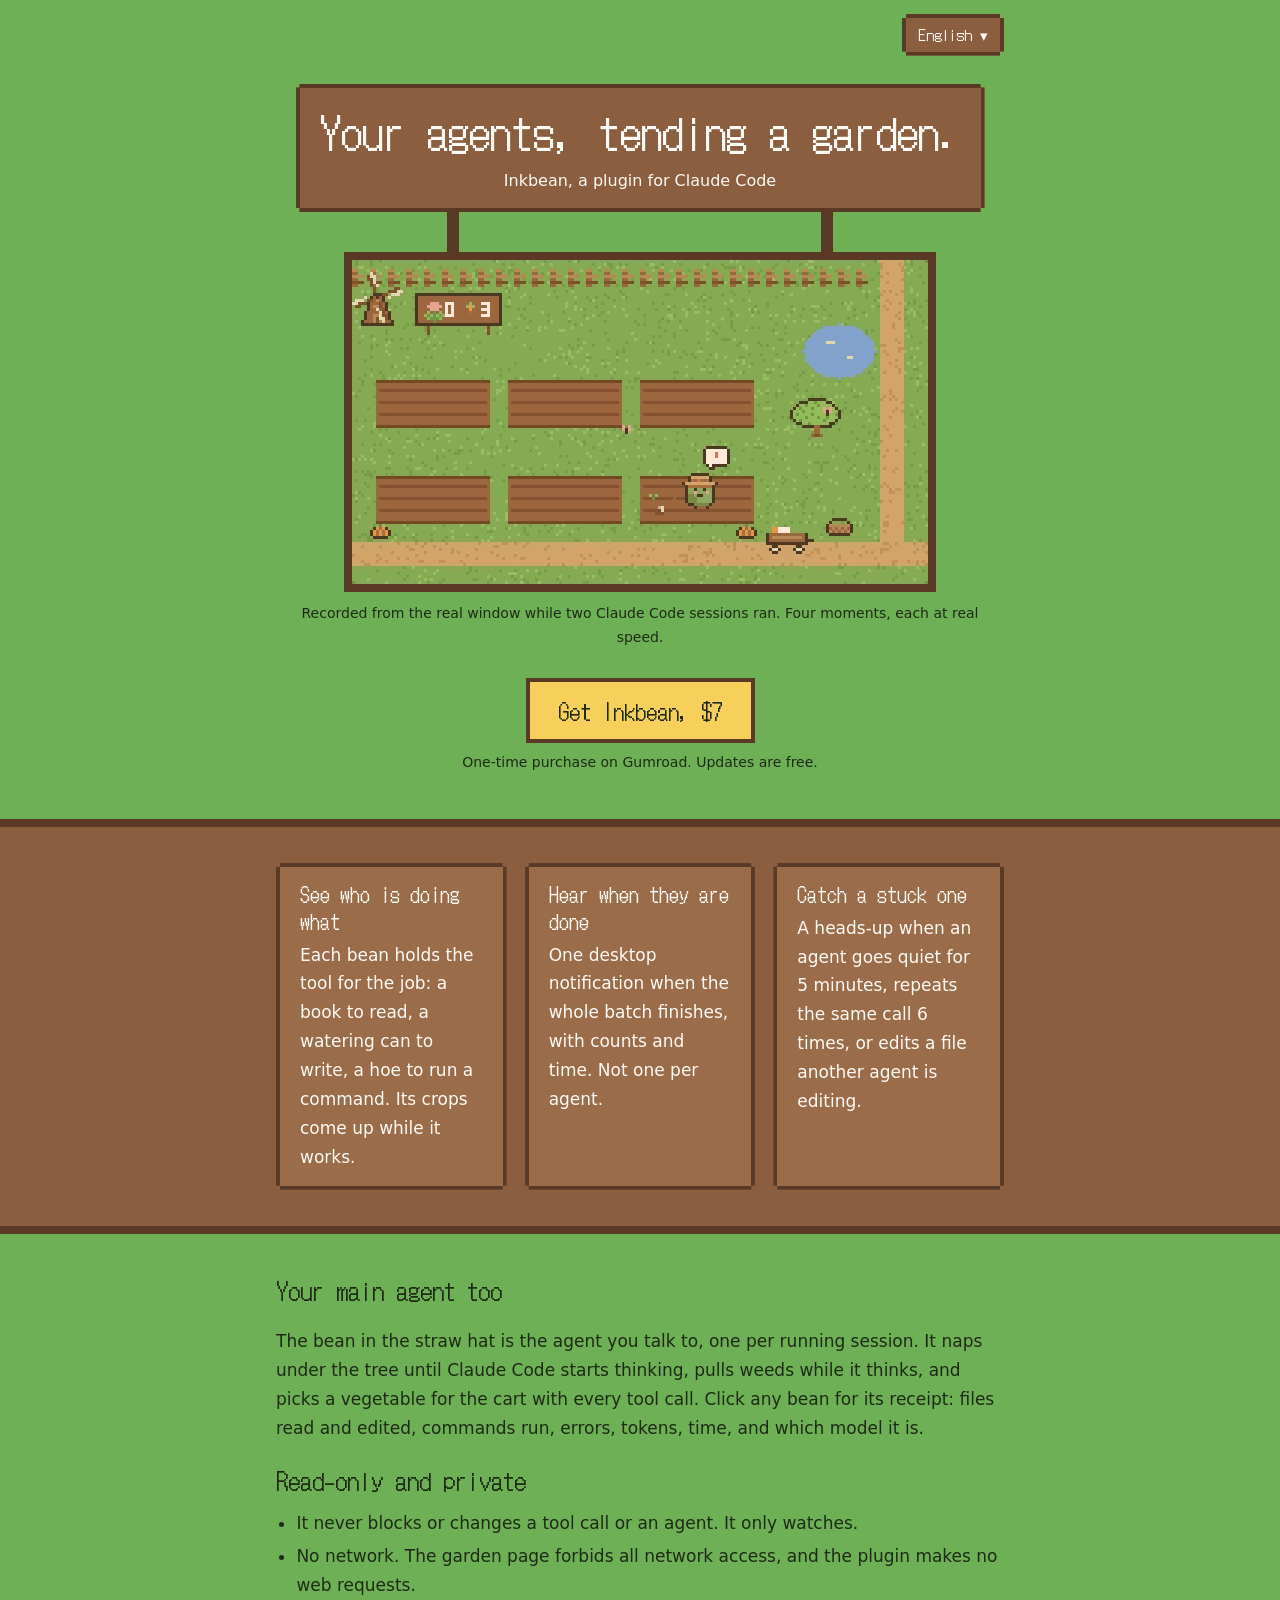
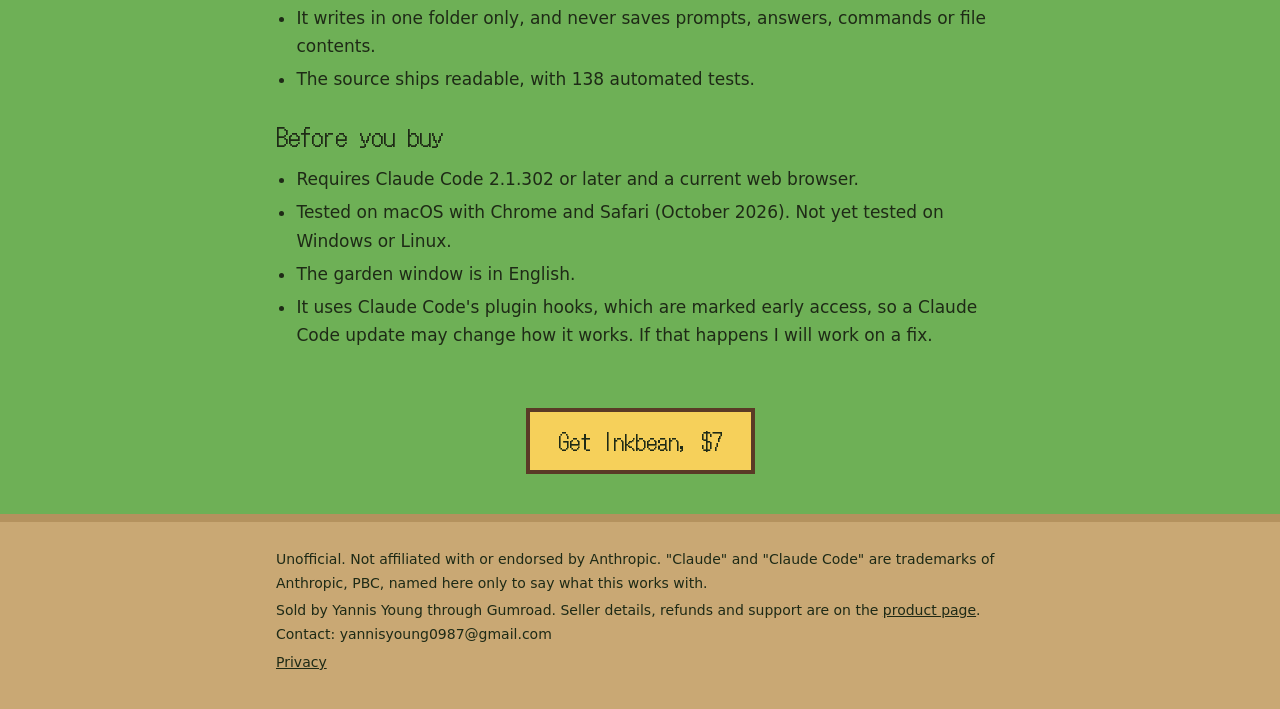
<file: index.html>
<!doctype html>
<html lang="en">
<head>
<meta charset="utf-8">
<meta name="viewport" content="width=device-width, initial-scale=1">
<meta name="google-site-verification" content="iRRPDhaNGb2fkexmAuoY1V3FUjvUJVUws6WggoALhtU">
<title>Inkbean - see your Claude Code subagents work, in a pixel garden</title>
<meta name="description" content="Inkbean is a Claude Code plugin that shows your main agent and every subagent in a pixel garden window next to your terminal: what each is doing, when one looks stuck, and what it did. One notification when all are done. Read-only, no network.">
<script type="application/ld+json">{"@context": "https://schema.org", "@type": "SoftwareApplication", "name": "Inkbean", "applicationCategory": "DeveloperApplication", "operatingSystem": "macOS", "inLanguage": "en", "description": "A Claude Code plugin that shows your main agent and every subagent as beans in a pixel garden window: what each is doing, when one looks stuck, what it did.", "url": "https://yannisyoung.github.io/inkbean/", "image": "https://yannisyoung.github.io/inkbean/assets/cover_1280x720.png", "offers": {"@type": "Offer", "price": "7.00", "priceCurrency": "USD", "url": "https://yannisyoung.gumroad.com/l/sztoul", "availability": "https://schema.org/InStock"}, "author": {"@type": "Person", "name": "Yannis Young"}}</script>
<meta property="og:title" content="Inkbean - your Claude Code agents, tending a pixel garden">
<meta property="og:description" content="See what each agent is doing, when one looks stuck, and what it did. Read-only, no network.">
<meta property="og:image" content="https://yannisyoung.github.io/inkbean/assets/cover_1280x720.png">
<meta property="og:url" content="https://yannisyoung.github.io/inkbean/">
<link rel="canonical" href="https://yannisyoung.github.io/inkbean/">
<link rel="alternate" hreflang="en" href="https://yannisyoung.github.io/inkbean/">
<link rel="alternate" hreflang="ja" href="https://yannisyoung.github.io/inkbean/ja/">
<link rel="alternate" hreflang="es" href="https://yannisyoung.github.io/inkbean/es/">
<link rel="alternate" hreflang="ko" href="https://yannisyoung.github.io/inkbean/ko/">
<link rel="alternate" hreflang="zh-Hans" href="https://yannisyoung.github.io/inkbean/zh-cn/">
<link rel="alternate" hreflang="zh-Hant" href="https://yannisyoung.github.io/inkbean/zh-tw/">
<link rel="alternate" hreflang="de" href="https://yannisyoung.github.io/inkbean/de/">
<link rel="alternate" hreflang="fr" href="https://yannisyoung.github.io/inkbean/fr/">
<link rel="alternate" hreflang="pt-BR" href="https://yannisyoung.github.io/inkbean/pt-br/">
<link rel="alternate" hreflang="x-default" href="https://yannisyoung.github.io/inkbean/">
<meta name="twitter:card" content="summary_large_image">
<link rel="icon" href="assets/favicon.svg" type="image/svg+xml">
<link rel="stylesheet" href="style.css">
</head>
<body>
<div class="wrap">
  <header class="top"><details class="langs"><summary class="lang sign">English</summary><ul><li><a href="./" hreflang="en" lang="en" aria-current="page">English</a></li><li><a href="ja/" hreflang="ja" lang="ja">日本語</a></li><li><a href="es/" hreflang="es" lang="es">Español</a></li><li><a href="ko/" hreflang="ko" lang="ko">한국어</a></li><li><a href="zh-cn/" hreflang="zh-Hans" lang="zh-Hans">简体中文</a></li><li><a href="zh-tw/" hreflang="zh-Hant" lang="zh-Hant">繁體中文</a></li><li><a href="de/" hreflang="de" lang="de">Deutsch</a></li><li><a href="fr/" hreflang="fr" lang="fr">Français</a></li><li><a href="pt-br/" hreflang="pt-BR" lang="pt-BR">Português</a></li></ul></details></header>

  <main>
    <div class="hero">
      <div class="stand">
      <div class="board sign">
        <h1>Your agents, tending a garden.</h1>
        <p>Inkbean, a plugin for Claude Code</p>
      </div>
        <span class="posts" aria-hidden="true"></span>
      </div>

      <div class="plot">
        <picture>
          <source srcset="assets/cover_1280x720.png" media="(prefers-reduced-motion: reduce)">
          <img src="assets/demo.gif" width="576" height="324" alt="Two Claude Code sessions as beans in straw hats. Subagents sprout from seeds, work their plots, and their crops bloom when they finish.">
        </picture>
      </div>
      <p class="caption">Recorded from the real window while two Claude Code sessions ran. Four moments, each at real speed.</p>
    </div>

    <div class="buy">
      <a href="https://yannisyoung.gumroad.com/l/sztoul">Get Inkbean, $7</a>
      <small>One-time purchase on Gumroad. Updates are free.</small>
    </div>
  </main>
</div>

<div class="soil">
  <div class="wrap rows">
    <div class="sign">
      <h3>See who is doing what</h3>
      <p>Each bean holds the tool for the job: a book to read, a watering can to write, a hoe to run a command. Its crops come up while it works.</p>
    </div>
    <div class="sign">
      <h3>Hear when they are done</h3>
      <p>One desktop notification when the whole batch finishes, with counts and time. Not one per agent.</p>
    </div>
    <div class="sign">
      <h3>Catch a stuck one</h3>
      <p>A heads-up when an agent goes quiet for 5 minutes, repeats the same call 6 times, or edits a file another agent is editing.</p>
    </div>
  </div>
</div>

<div class="wrap">
  <section class="notes">
    <h2>Your main agent too</h2>
    <p>The bean in the straw hat is the agent you talk to, one per running session. It naps under the tree until Claude Code starts thinking, pulls weeds while it thinks, and picks a vegetable for the cart with every tool call. Click any bean for its receipt: files read and edited, commands run, errors, tokens, time, and which model it is.</p>

    <h2>Read-only and private</h2>
    <ul>
      <li>It never blocks or changes a tool call or an agent. It only watches.</li>
      <li>No network. The garden page forbids all network access, and the plugin makes no web requests.</li>
      <li>It writes in one folder only, and never saves prompts, answers, commands or file contents.</li>
      <li>The source ships readable, with 138 automated tests.</li>
    </ul>

    <h2>Before you buy</h2>
    <ul>
      <li>Requires Claude Code 2.1.302 or later and a current web browser.</li>
      <li>Tested on macOS with Chrome and Safari (October 2026). Not yet tested on Windows or Linux.</li>
      <li>The garden window is in English.</li>
      <li>It uses Claude Code's plugin hooks, which are marked early access, so a Claude Code update may change how it works. If that happens I will work on a fix.</li>
    </ul>
  </section>

  <aside class="ad-slot" hidden aria-label="Advertisement"></aside>

  <div class="buy">
    <a href="https://yannisyoung.gumroad.com/l/sztoul">Get Inkbean, $7</a>
  </div>
</div>

<footer>
  <div class="wrap">
    <p>Unofficial. Not affiliated with or endorsed by Anthropic. "Claude" and "Claude Code" are trademarks of Anthropic, PBC, named here only to say what this works with.</p>
    <p>Sold by Yannis Young through Gumroad. Seller details, refunds and support are on the <a href="https://yannisyoung.gumroad.com/l/sztoul">product page</a>. Contact: yannisyoung0987@gmail.com</p>
    <p><a href="privacy.html">Privacy</a></p>
  </div>
</footer>
</body>
</html>
</file>
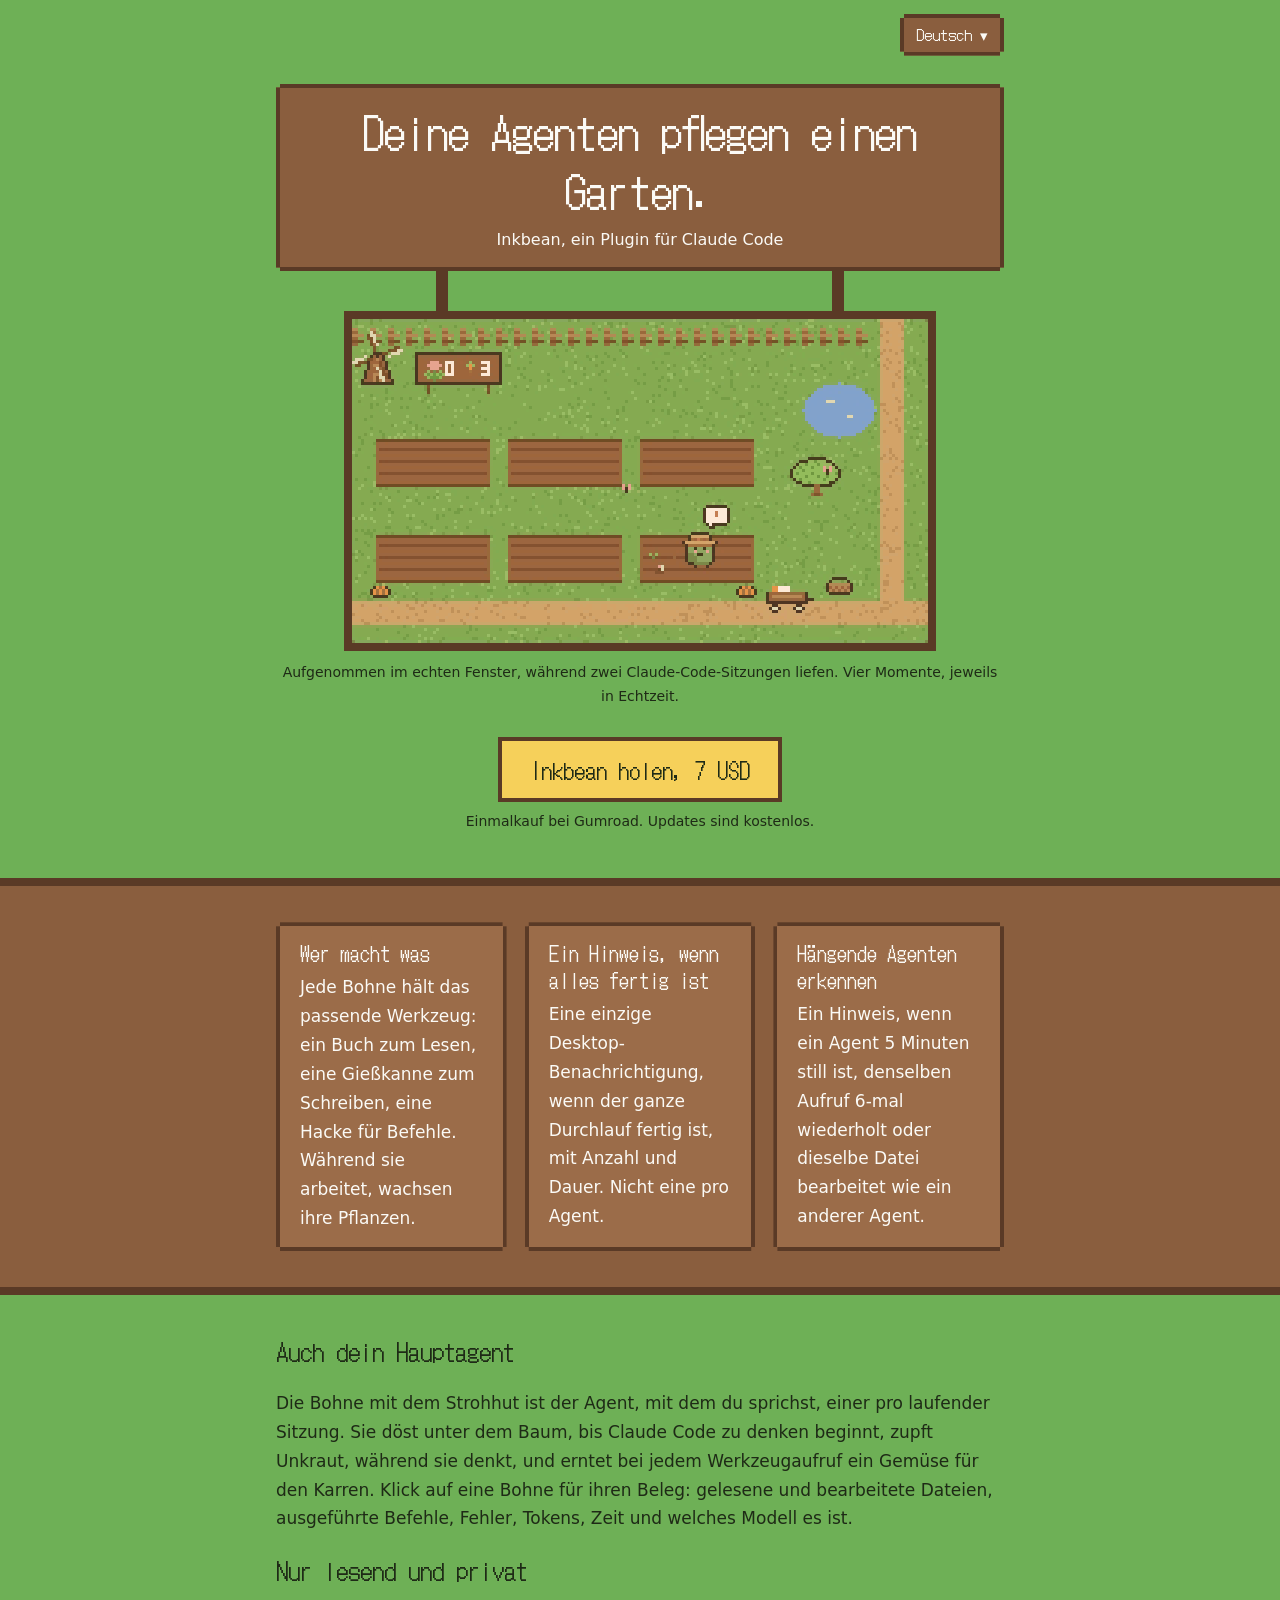
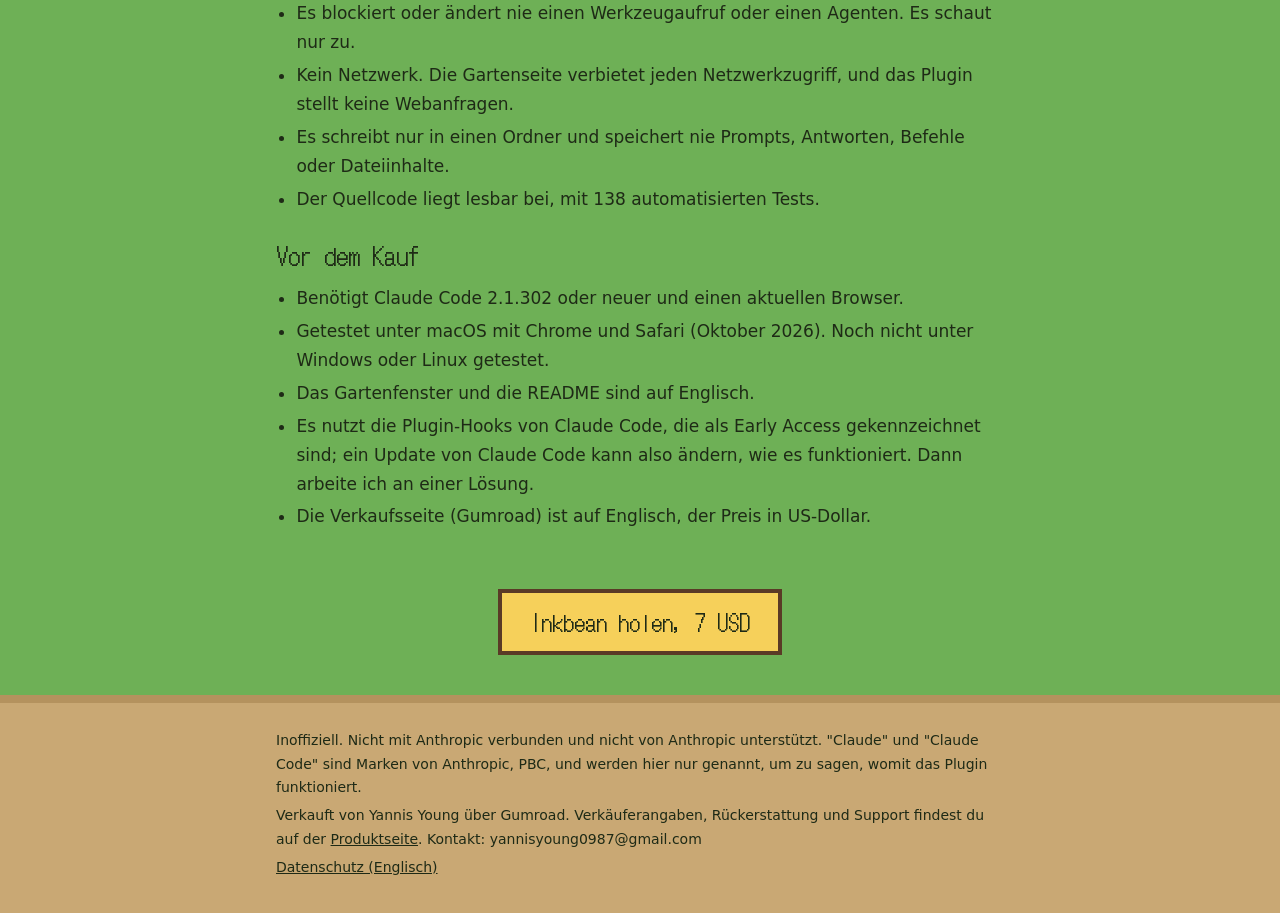
<file: de/index.html>
<!doctype html>
<html lang="de">
<head>
<meta charset="utf-8">
<meta name="viewport" content="width=device-width, initial-scale=1">
<title>Inkbean - sieh deinen Claude-Code-Subagenten in einem Pixelgarten bei der Arbeit zu</title>
<meta name="description" content="Inkbean ist ein Plugin für Claude Code. Dein Hauptagent und jeder Subagent arbeiten als Bohnen in einem Pixelgarten-Fenster neben deinem Terminal: was jeder gerade tut, wann einer festzustecken scheint und was er getan hat. Eine einzige Benachrichtigung, wenn alle fertig sind. Nur lesend, kein Netzwerk.">
<meta property="og:title" content="Inkbean - deine Claude-Code-Agenten pflegen einen Pixelgarten">
<meta property="og:description" content="Was jeder Agent tut, wann einer festzustecken scheint und was er getan hat. Nur lesend, kein Netzwerk.">
<meta property="og:image" content="https://yannisyoung.github.io/inkbean/assets/cover_1280x720.png">
<meta property="og:url" content="https://yannisyoung.github.io/inkbean/de/">
<link rel="canonical" href="https://yannisyoung.github.io/inkbean/de/">
<link rel="alternate" hreflang="en" href="https://yannisyoung.github.io/inkbean/">
<link rel="alternate" hreflang="ja" href="https://yannisyoung.github.io/inkbean/ja/">
<link rel="alternate" hreflang="es" href="https://yannisyoung.github.io/inkbean/es/">
<link rel="alternate" hreflang="ko" href="https://yannisyoung.github.io/inkbean/ko/">
<link rel="alternate" hreflang="zh-Hans" href="https://yannisyoung.github.io/inkbean/zh-cn/">
<link rel="alternate" hreflang="zh-Hant" href="https://yannisyoung.github.io/inkbean/zh-tw/">
<link rel="alternate" hreflang="de" href="https://yannisyoung.github.io/inkbean/de/">
<link rel="alternate" hreflang="fr" href="https://yannisyoung.github.io/inkbean/fr/">
<link rel="alternate" hreflang="pt-BR" href="https://yannisyoung.github.io/inkbean/pt-br/">
<link rel="alternate" hreflang="x-default" href="https://yannisyoung.github.io/inkbean/">
<script type="application/ld+json">{"@context": "https://schema.org", "@type": "SoftwareApplication", "name": "Inkbean", "applicationCategory": "DeveloperApplication", "operatingSystem": "macOS", "inLanguage": "de", "description": "Ein Plugin für Claude Code, das deinen Hauptagenten und jeden Subagenten als Bohnen in einem Pixelgarten zeigt.", "url": "https://yannisyoung.github.io/inkbean/de/", "image": "https://yannisyoung.github.io/inkbean/assets/cover_1280x720.png", "offers": {"@type": "Offer", "price": "7.00", "priceCurrency": "USD", "url": "https://yannisyoung.gumroad.com/l/sztoul", "availability": "https://schema.org/InStock"}, "author": {"@type": "Person", "name": "Yannis Young"}}</script>
<meta name="twitter:card" content="summary_large_image">
<link rel="icon" href="../assets/favicon.svg" type="image/svg+xml">
<link rel="stylesheet" href="../style.css">
</head>
<body>
<div class="wrap">
  <header class="top"><details class="langs"><summary class="lang sign">Deutsch</summary><ul><li><a href="../" hreflang="en" lang="en">English</a></li><li><a href="../ja/" hreflang="ja" lang="ja">日本語</a></li><li><a href="../es/" hreflang="es" lang="es">Español</a></li><li><a href="../ko/" hreflang="ko" lang="ko">한국어</a></li><li><a href="../zh-cn/" hreflang="zh-Hans" lang="zh-Hans">简体中文</a></li><li><a href="../zh-tw/" hreflang="zh-Hant" lang="zh-Hant">繁體中文</a></li><li><a href="../de/" hreflang="de" lang="de" aria-current="page">Deutsch</a></li><li><a href="../fr/" hreflang="fr" lang="fr">Français</a></li><li><a href="../pt-br/" hreflang="pt-BR" lang="pt-BR">Português</a></li></ul></details></header>

  <main>
    <div class="hero">
      <div class="stand">
      <div class="board sign">
        <h1>Deine Agenten pflegen einen Garten.</h1>
        <p>Inkbean, ein Plugin für Claude Code</p>
      </div>
        <span class="posts" aria-hidden="true"></span>
      </div>

      <div class="plot">
        <picture>
          <source srcset="../assets/cover_1280x720.png" media="(prefers-reduced-motion: reduce)">
          <img src="../assets/demo.gif" width="576" height="324" alt="Zwei Claude-Code-Sitzungen als Bohnen mit Strohhut. Subagenten keimen aus Samen, bearbeiten ihre Beete, und ihre Pflanzen blühen, wenn sie fertig sind.">
        </picture>
      </div>
      <p class="caption">Aufgenommen im echten Fenster, während zwei Claude-Code-Sitzungen liefen. Vier Momente, jeweils in Echtzeit.</p>
    </div>

    <div class="buy">
      <a href="https://yannisyoung.gumroad.com/l/sztoul">Inkbean holen, 7 USD</a>
      <small>Einmalkauf bei Gumroad. Updates sind kostenlos.</small>
    </div>
  </main>
</div>

<div class="soil">
  <div class="wrap rows">
    <div class="sign">
      <h3>Wer macht was</h3>
      <p>Jede Bohne hält das passende Werkzeug: ein Buch zum Lesen, eine Gießkanne zum Schreiben, eine Hacke für Befehle. Während sie arbeitet, wachsen ihre Pflanzen.</p>
    </div>
    <div class="sign">
      <h3>Ein Hinweis, wenn alles fertig ist</h3>
      <p>Eine einzige Desktop-Benachrichtigung, wenn der ganze Durchlauf fertig ist, mit Anzahl und Dauer. Nicht eine pro Agent.</p>
    </div>
    <div class="sign">
      <h3>Hängende Agenten erkennen</h3>
      <p>Ein Hinweis, wenn ein Agent 5 Minuten still ist, denselben Aufruf 6-mal wiederholt oder dieselbe Datei bearbeitet wie ein anderer Agent.</p>
    </div>
  </div>
</div>

<div class="wrap">
  <section class="notes">
    <h2>Auch dein Hauptagent</h2>
    <p>Die Bohne mit dem Strohhut ist der Agent, mit dem du sprichst, einer pro laufender Sitzung. Sie döst unter dem Baum, bis Claude Code zu denken beginnt, zupft Unkraut, während sie denkt, und erntet bei jedem Werkzeugaufruf ein Gemüse für den Karren. Klick auf eine Bohne für ihren Beleg: gelesene und bearbeitete Dateien, ausgeführte Befehle, Fehler, Tokens, Zeit und welches Modell es ist.</p>

    <h2>Nur lesend und privat</h2>
    <ul>
      <li>Es blockiert oder ändert nie einen Werkzeugaufruf oder einen Agenten. Es schaut nur zu.</li>
      <li>Kein Netzwerk. Die Gartenseite verbietet jeden Netzwerkzugriff, und das Plugin stellt keine Webanfragen.</li>
      <li>Es schreibt nur in einen Ordner und speichert nie Prompts, Antworten, Befehle oder Dateiinhalte.</li>
      <li>Der Quellcode liegt lesbar bei, mit 138 automatisierten Tests.</li>
    </ul>

    <h2>Vor dem Kauf</h2>
    <ul>
      <li>Benötigt Claude Code 2.1.302 oder neuer und einen aktuellen Browser.</li>
      <li>Getestet unter macOS mit Chrome und Safari (Oktober 2026). Noch nicht unter Windows oder Linux getestet.</li>
      <li>Das Gartenfenster und die README sind auf Englisch.</li>
      <li>Es nutzt die Plugin-Hooks von Claude Code, die als Early Access gekennzeichnet sind; ein Update von Claude Code kann also ändern, wie es funktioniert. Dann arbeite ich an einer Lösung.</li>
      <li>Die Verkaufsseite (Gumroad) ist auf Englisch, der Preis in US-Dollar.</li>
    </ul>
  </section>

  <aside class="ad-slot" hidden aria-label="Werbung"></aside>

  <div class="buy">
    <a href="https://yannisyoung.gumroad.com/l/sztoul">Inkbean holen, 7 USD</a>
  </div>
</div>

<footer>
  <div class="wrap">
    <p>Inoffiziell. Nicht mit Anthropic verbunden und nicht von Anthropic unterstützt. "Claude" und "Claude Code" sind Marken von Anthropic, PBC, und werden hier nur genannt, um zu sagen, womit das Plugin funktioniert.</p>
    <p>Verkauft von Yannis Young über Gumroad. Verkäuferangaben, Rückerstattung und Support findest du auf der <a href="https://yannisyoung.gumroad.com/l/sztoul">Produktseite</a>. Kontakt: yannisyoung0987@gmail.com</p>
    <p><a href="../privacy.html" hreflang="en">Datenschutz (Englisch)</a></p>
  </div>
</footer>
</body>
</html>
</file>
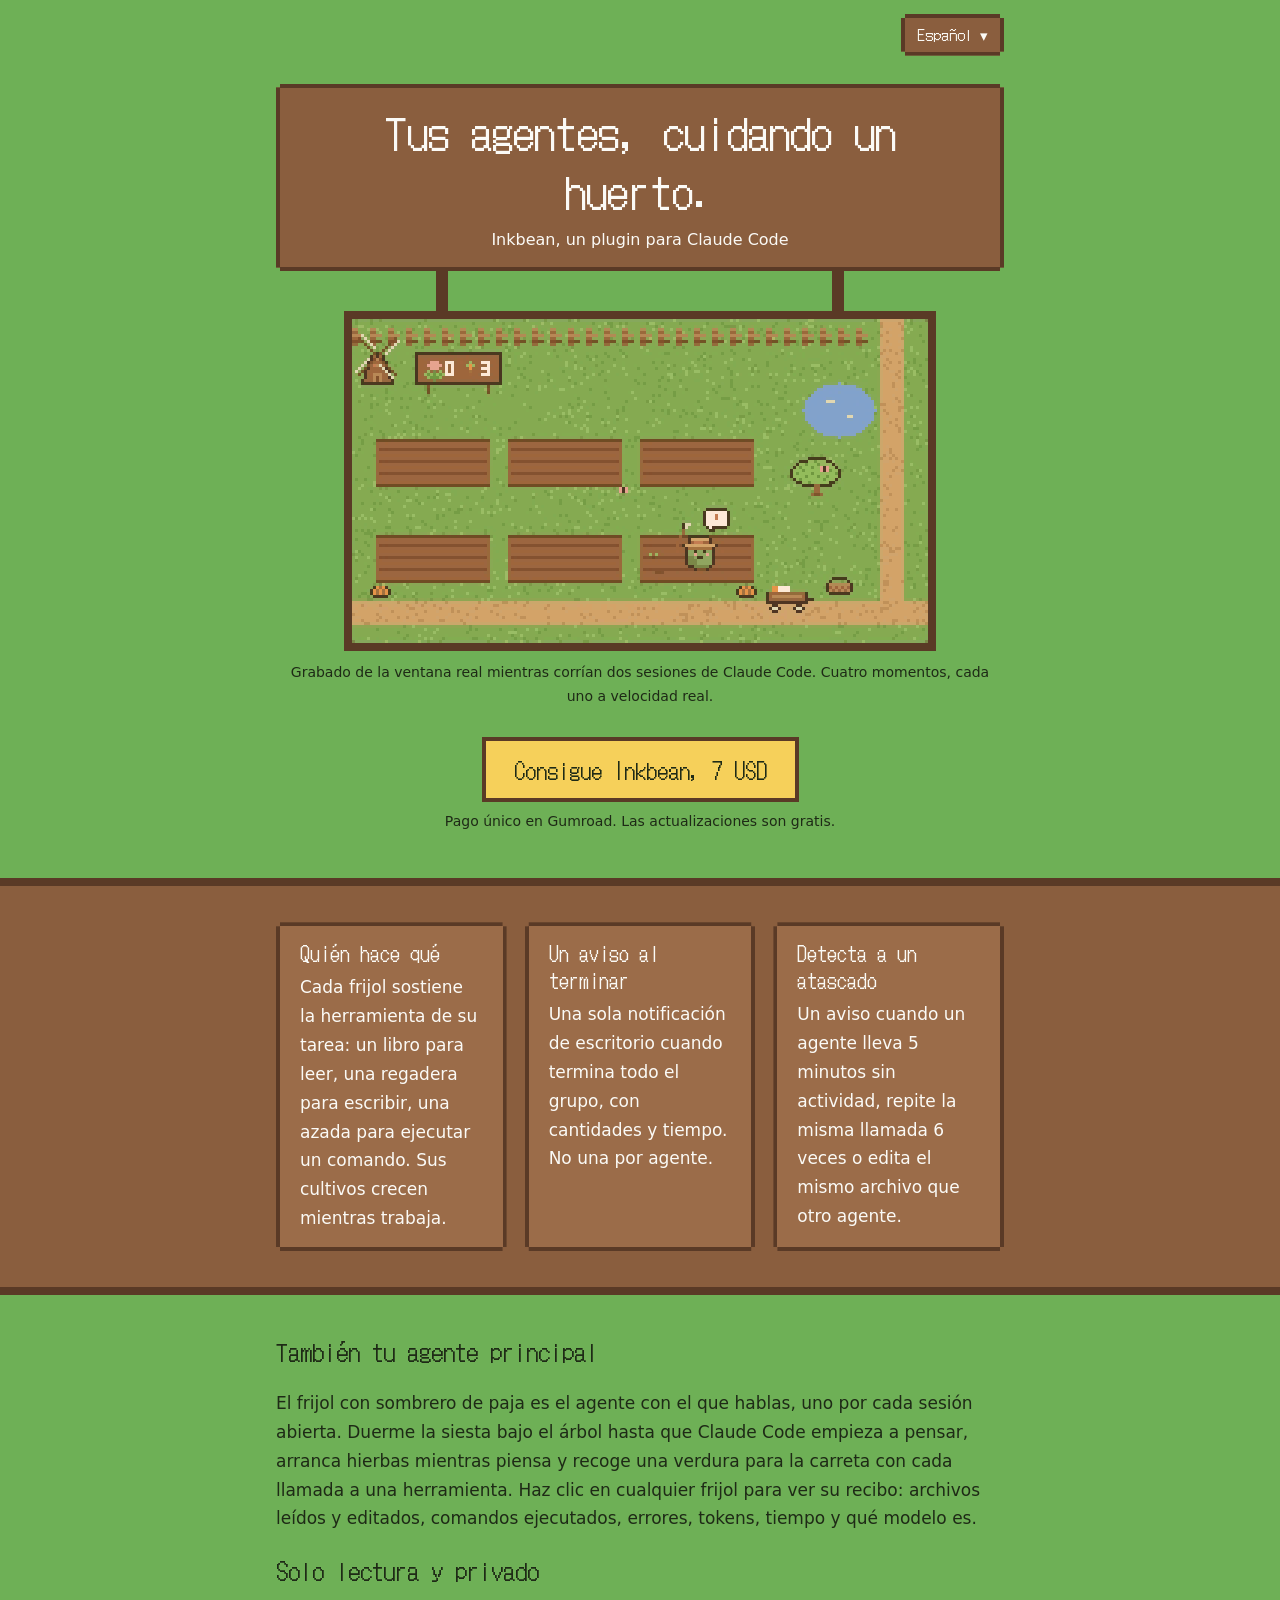
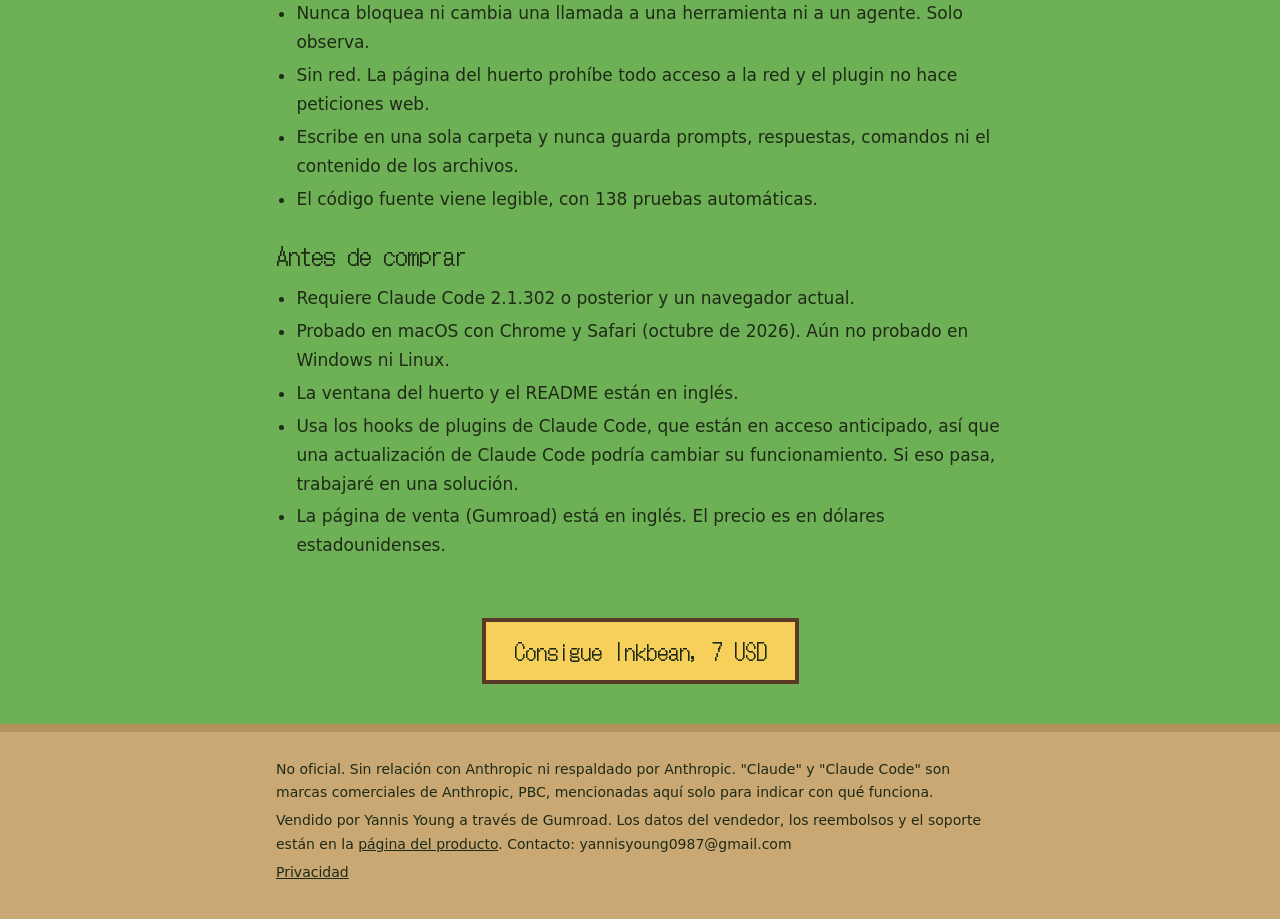
<file: es/index.html>
<!doctype html>
<html lang="es">
<head>
<meta charset="utf-8">
<meta name="viewport" content="width=device-width, initial-scale=1">
<title>Inkbean - mira trabajar a tus subagentes de Claude Code en un huerto pixelado</title>
<meta name="description" content="Inkbean es un plugin para Claude Code que muestra a tu agente principal y a cada subagente en una ventana con un huerto pixelado junto a tu terminal: qué hace cada uno, cuándo parece atascado y qué hizo. Una sola notificación cuando todos terminan. Solo lectura, sin red.">
<meta property="og:title" content="Inkbean - tus agentes de Claude Code, cuidando un huerto pixelado">
<meta property="og:description" content="Qué hace cada agente, cuándo parece atascado y qué hizo. Solo lectura, sin red.">
<meta property="og:image" content="https://yannisyoung.github.io/inkbean/assets/cover_1280x720.png">
<meta property="og:url" content="https://yannisyoung.github.io/inkbean/es/">
<link rel="canonical" href="https://yannisyoung.github.io/inkbean/es/">
<link rel="alternate" hreflang="en" href="https://yannisyoung.github.io/inkbean/">
<link rel="alternate" hreflang="ja" href="https://yannisyoung.github.io/inkbean/ja/">
<link rel="alternate" hreflang="es" href="https://yannisyoung.github.io/inkbean/es/">
<link rel="alternate" hreflang="ko" href="https://yannisyoung.github.io/inkbean/ko/">
<link rel="alternate" hreflang="zh-Hans" href="https://yannisyoung.github.io/inkbean/zh-cn/">
<link rel="alternate" hreflang="zh-Hant" href="https://yannisyoung.github.io/inkbean/zh-tw/">
<link rel="alternate" hreflang="de" href="https://yannisyoung.github.io/inkbean/de/">
<link rel="alternate" hreflang="fr" href="https://yannisyoung.github.io/inkbean/fr/">
<link rel="alternate" hreflang="pt-BR" href="https://yannisyoung.github.io/inkbean/pt-br/">
<link rel="alternate" hreflang="x-default" href="https://yannisyoung.github.io/inkbean/">
<script type="application/ld+json">{"@context": "https://schema.org", "@type": "SoftwareApplication", "name": "Inkbean", "applicationCategory": "DeveloperApplication", "operatingSystem": "macOS", "inLanguage": "es", "description": "Plugin para Claude Code que muestra a tu agente principal y a cada subagente como frijoles en un huerto pixelado: qué hace cada uno, cuándo parece atascado y qué hizo.", "url": "https://yannisyoung.github.io/inkbean/es/", "image": "https://yannisyoung.github.io/inkbean/assets/cover_1280x720.png", "offers": {"@type": "Offer", "price": "7.00", "priceCurrency": "USD", "url": "https://yannisyoung.gumroad.com/l/sztoul", "availability": "https://schema.org/InStock"}, "author": {"@type": "Person", "name": "Yannis Young"}}</script>
<meta name="twitter:card" content="summary_large_image">
<link rel="icon" href="../assets/favicon.svg" type="image/svg+xml">
<link rel="stylesheet" href="../style.css">
</head>
<body>
<div class="wrap">
  <header class="top"><details class="langs"><summary class="lang sign">Español</summary><ul><li><a href="../" hreflang="en" lang="en">English</a></li><li><a href="../ja/" hreflang="ja" lang="ja">日本語</a></li><li><a href="../es/" hreflang="es" lang="es" aria-current="page">Español</a></li><li><a href="../ko/" hreflang="ko" lang="ko">한국어</a></li><li><a href="../zh-cn/" hreflang="zh-Hans" lang="zh-Hans">简体中文</a></li><li><a href="../zh-tw/" hreflang="zh-Hant" lang="zh-Hant">繁體中文</a></li><li><a href="../de/" hreflang="de" lang="de">Deutsch</a></li><li><a href="../fr/" hreflang="fr" lang="fr">Français</a></li><li><a href="../pt-br/" hreflang="pt-BR" lang="pt-BR">Português</a></li></ul></details></header>

  <main>
    <div class="hero">
      <div class="stand">
      <div class="board sign">
        <h1>Tus agentes, cuidando un huerto.</h1>
        <p>Inkbean, un plugin para Claude Code</p>
      </div>
        <span class="posts" aria-hidden="true"></span>
      </div>

      <div class="plot">
        <picture>
          <source srcset="../assets/cover_1280x720.png" media="(prefers-reduced-motion: reduce)">
          <img src="../assets/demo.gif" width="576" height="324" alt="Dos sesiones de Claude Code como frijoles con sombrero de paja. Los subagentes brotan de semillas, trabajan sus parcelas y sus cultivos florecen al terminar.">
        </picture>
      </div>
      <p class="caption">Grabado de la ventana real mientras corrían dos sesiones de Claude Code. Cuatro momentos, cada uno a velocidad real.</p>
    </div>

    <div class="buy">
      <a href="https://yannisyoung.gumroad.com/l/sztoul">Consigue Inkbean, 7 USD</a>
      <small>Pago único en Gumroad. Las actualizaciones son gratis.</small>
    </div>
  </main>
</div>

<div class="soil">
  <div class="wrap rows">
    <div class="sign">
      <h3>Quién hace qué</h3>
      <p>Cada frijol sostiene la herramienta de su tarea: un libro para leer, una regadera para escribir, una azada para ejecutar un comando. Sus cultivos crecen mientras trabaja.</p>
    </div>
    <div class="sign">
      <h3>Un aviso al terminar</h3>
      <p>Una sola notificación de escritorio cuando termina todo el grupo, con cantidades y tiempo. No una por agente.</p>
    </div>
    <div class="sign">
      <h3>Detecta a un atascado</h3>
      <p>Un aviso cuando un agente lleva 5 minutos sin actividad, repite la misma llamada 6 veces o edita el mismo archivo que otro agente.</p>
    </div>
  </div>
</div>

<div class="wrap">
  <section class="notes">
    <h2>También tu agente principal</h2>
    <p>El frijol con sombrero de paja es el agente con el que hablas, uno por cada sesión abierta. Duerme la siesta bajo el árbol hasta que Claude Code empieza a pensar, arranca hierbas mientras piensa y recoge una verdura para la carreta con cada llamada a una herramienta. Haz clic en cualquier frijol para ver su recibo: archivos leídos y editados, comandos ejecutados, errores, tokens, tiempo y qué modelo es.</p>

    <h2>Solo lectura y privado</h2>
    <ul>
      <li>Nunca bloquea ni cambia una llamada a una herramienta ni a un agente. Solo observa.</li>
      <li>Sin red. La página del huerto prohíbe todo acceso a la red y el plugin no hace peticiones web.</li>
      <li>Escribe en una sola carpeta y nunca guarda prompts, respuestas, comandos ni el contenido de los archivos.</li>
      <li>El código fuente viene legible, con 138 pruebas automáticas.</li>
    </ul>

    <h2>Antes de comprar</h2>
    <ul>
      <li>Requiere Claude Code 2.1.302 o posterior y un navegador actual.</li>
      <li>Probado en macOS con Chrome y Safari (octubre de 2026). Aún no probado en Windows ni Linux.</li>
      <li>La ventana del huerto y el README están en inglés.</li>
      <li>Usa los hooks de plugins de Claude Code, que están en acceso anticipado, así que una actualización de Claude Code podría cambiar su funcionamiento. Si eso pasa, trabajaré en una solución.</li>
      <li>La página de venta (Gumroad) está en inglés. El precio es en dólares estadounidenses.</li>
    </ul>
  </section>

  <aside class="ad-slot" hidden aria-label="Publicidad"></aside>

  <div class="buy">
    <a href="https://yannisyoung.gumroad.com/l/sztoul">Consigue Inkbean, 7 USD</a>
  </div>
</div>

<footer>
  <div class="wrap">
    <p>No oficial. Sin relación con Anthropic ni respaldado por Anthropic. "Claude" y "Claude Code" son marcas comerciales de Anthropic, PBC, mencionadas aquí solo para indicar con qué funciona.</p>
    <p>Vendido por Yannis Young a través de Gumroad. Los datos del vendedor, los reembolsos y el soporte están en la <a href="https://yannisyoung.gumroad.com/l/sztoul">página del producto</a>. Contacto: yannisyoung0987@gmail.com</p>
    <p><a href="privacy.html">Privacidad</a></p>
  </div>
</footer>
</body>
</html>
</file>
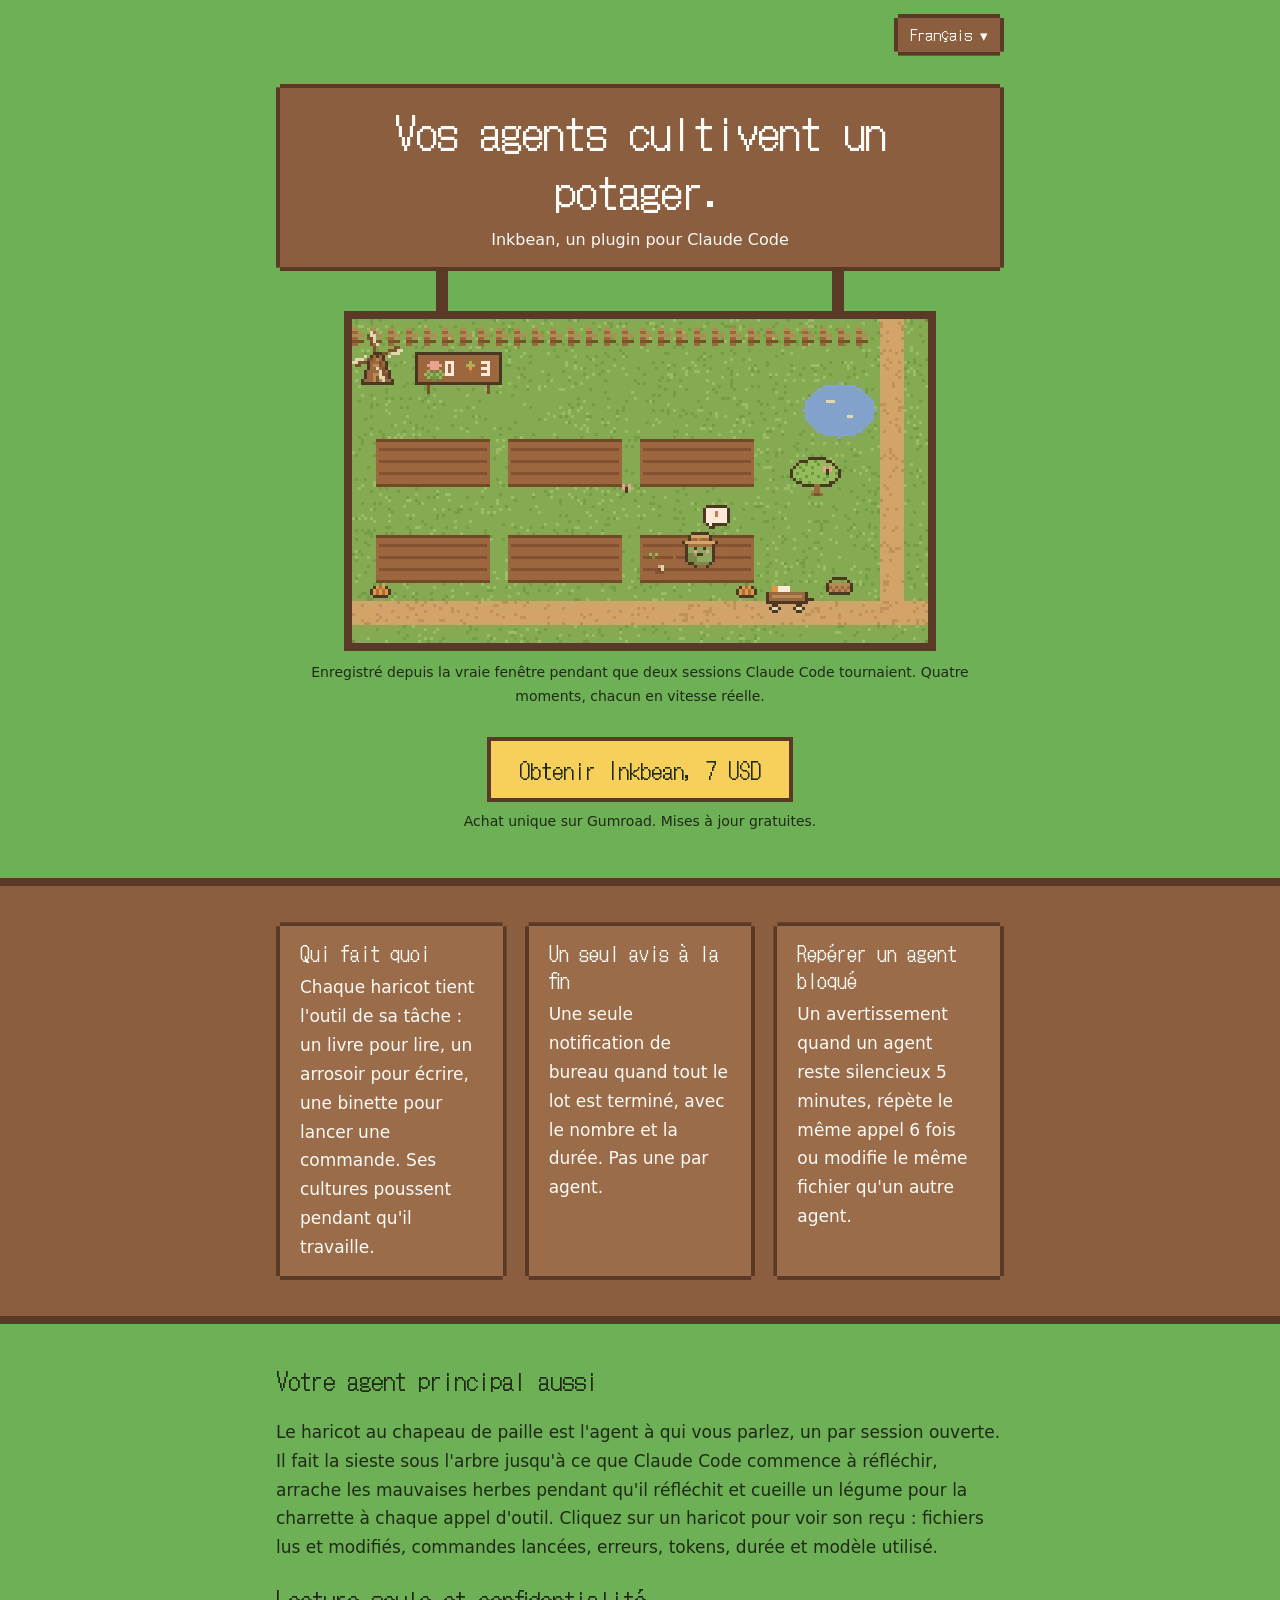
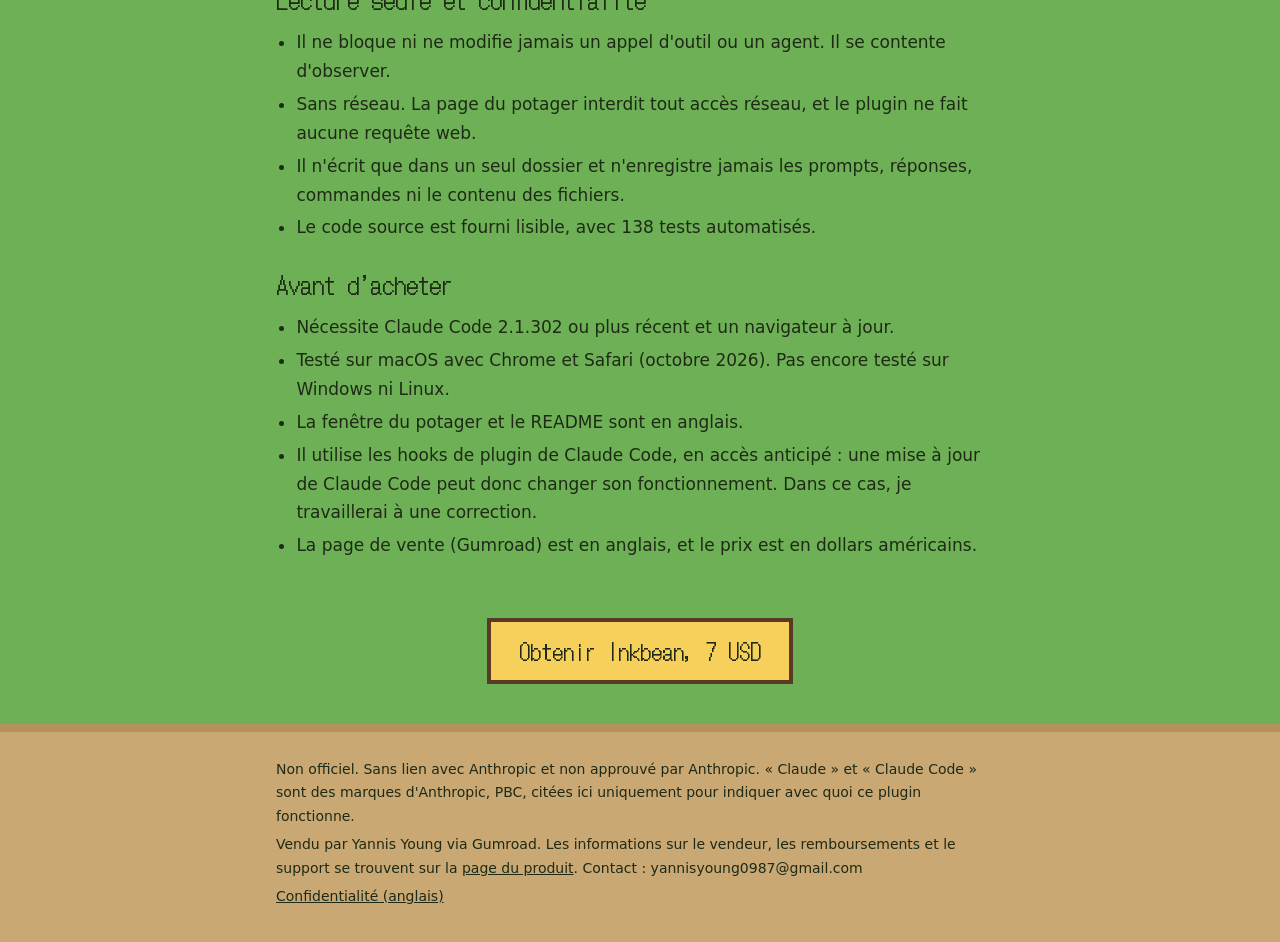
<file: fr/index.html>
<!doctype html>
<html lang="fr">
<head>
<meta charset="utf-8">
<meta name="viewport" content="width=device-width, initial-scale=1">
<title>Inkbean - regardez vos sous-agents Claude Code travailler dans un potager en pixels</title>
<meta name="description" content="Inkbean est un plugin pour Claude Code. Votre agent principal et chaque sous-agent deviennent des haricots dans une fenêtre de potager en pixels à côté de votre terminal : ce que fait chacun, quand l&#x27;un semble bloqué et ce qu&#x27;il a fait. Une seule notification quand tout est fini. Lecture seule, sans réseau.">
<meta property="og:title" content="Inkbean - vos agents Claude Code cultivent un potager en pixels">
<meta property="og:description" content="Ce que fait chaque agent, quand l&#x27;un semble bloqué et ce qu&#x27;il a fait. Lecture seule, sans réseau.">
<meta property="og:image" content="https://yannisyoung.github.io/inkbean/assets/cover_1280x720.png">
<meta property="og:url" content="https://yannisyoung.github.io/inkbean/fr/">
<link rel="canonical" href="https://yannisyoung.github.io/inkbean/fr/">
<link rel="alternate" hreflang="en" href="https://yannisyoung.github.io/inkbean/">
<link rel="alternate" hreflang="ja" href="https://yannisyoung.github.io/inkbean/ja/">
<link rel="alternate" hreflang="es" href="https://yannisyoung.github.io/inkbean/es/">
<link rel="alternate" hreflang="ko" href="https://yannisyoung.github.io/inkbean/ko/">
<link rel="alternate" hreflang="zh-Hans" href="https://yannisyoung.github.io/inkbean/zh-cn/">
<link rel="alternate" hreflang="zh-Hant" href="https://yannisyoung.github.io/inkbean/zh-tw/">
<link rel="alternate" hreflang="de" href="https://yannisyoung.github.io/inkbean/de/">
<link rel="alternate" hreflang="fr" href="https://yannisyoung.github.io/inkbean/fr/">
<link rel="alternate" hreflang="pt-BR" href="https://yannisyoung.github.io/inkbean/pt-br/">
<link rel="alternate" hreflang="x-default" href="https://yannisyoung.github.io/inkbean/">
<script type="application/ld+json">{"@context": "https://schema.org", "@type": "SoftwareApplication", "name": "Inkbean", "applicationCategory": "DeveloperApplication", "operatingSystem": "macOS", "inLanguage": "fr", "description": "Un plugin pour Claude Code qui montre votre agent principal et chaque sous-agent comme des haricots dans un potager en pixels.", "url": "https://yannisyoung.github.io/inkbean/fr/", "image": "https://yannisyoung.github.io/inkbean/assets/cover_1280x720.png", "offers": {"@type": "Offer", "price": "7.00", "priceCurrency": "USD", "url": "https://yannisyoung.gumroad.com/l/sztoul", "availability": "https://schema.org/InStock"}, "author": {"@type": "Person", "name": "Yannis Young"}}</script>
<meta name="twitter:card" content="summary_large_image">
<link rel="icon" href="../assets/favicon.svg" type="image/svg+xml">
<link rel="stylesheet" href="../style.css">
</head>
<body>
<div class="wrap">
  <header class="top"><details class="langs"><summary class="lang sign">Français</summary><ul><li><a href="../" hreflang="en" lang="en">English</a></li><li><a href="../ja/" hreflang="ja" lang="ja">日本語</a></li><li><a href="../es/" hreflang="es" lang="es">Español</a></li><li><a href="../ko/" hreflang="ko" lang="ko">한국어</a></li><li><a href="../zh-cn/" hreflang="zh-Hans" lang="zh-Hans">简体中文</a></li><li><a href="../zh-tw/" hreflang="zh-Hant" lang="zh-Hant">繁體中文</a></li><li><a href="../de/" hreflang="de" lang="de">Deutsch</a></li><li><a href="../fr/" hreflang="fr" lang="fr" aria-current="page">Français</a></li><li><a href="../pt-br/" hreflang="pt-BR" lang="pt-BR">Português</a></li></ul></details></header>

  <main>
    <div class="hero">
      <div class="stand">
      <div class="board sign">
        <h1>Vos agents cultivent un potager.</h1>
        <p>Inkbean, un plugin pour Claude Code</p>
      </div>
        <span class="posts" aria-hidden="true"></span>
      </div>

      <div class="plot">
        <picture>
          <source srcset="../assets/cover_1280x720.png" media="(prefers-reduced-motion: reduce)">
          <img src="../assets/demo.gif" width="576" height="324" alt="Deux sessions Claude Code sous forme de haricots en chapeau de paille. Les sous-agents germent à partir de graines, travaillent leur parcelle, et leurs cultures fleurissent quand ils ont fini.">
        </picture>
      </div>
      <p class="caption">Enregistré depuis la vraie fenêtre pendant que deux sessions Claude Code tournaient. Quatre moments, chacun en vitesse réelle.</p>
    </div>

    <div class="buy">
      <a href="https://yannisyoung.gumroad.com/l/sztoul">Obtenir Inkbean, 7 USD</a>
      <small>Achat unique sur Gumroad. Mises à jour gratuites.</small>
    </div>
  </main>
</div>

<div class="soil">
  <div class="wrap rows">
    <div class="sign">
      <h3>Qui fait quoi</h3>
      <p>Chaque haricot tient l'outil de sa tâche : un livre pour lire, un arrosoir pour écrire, une binette pour lancer une commande. Ses cultures poussent pendant qu'il travaille.</p>
    </div>
    <div class="sign">
      <h3>Un seul avis à la fin</h3>
      <p>Une seule notification de bureau quand tout le lot est terminé, avec le nombre et la durée. Pas une par agent.</p>
    </div>
    <div class="sign">
      <h3>Repérer un agent bloqué</h3>
      <p>Un avertissement quand un agent reste silencieux 5 minutes, répète le même appel 6 fois ou modifie le même fichier qu'un autre agent.</p>
    </div>
  </div>
</div>

<div class="wrap">
  <section class="notes">
    <h2>Votre agent principal aussi</h2>
    <p>Le haricot au chapeau de paille est l'agent à qui vous parlez, un par session ouverte. Il fait la sieste sous l'arbre jusqu'à ce que Claude Code commence à réfléchir, arrache les mauvaises herbes pendant qu'il réfléchit et cueille un légume pour la charrette à chaque appel d'outil. Cliquez sur un haricot pour voir son reçu : fichiers lus et modifiés, commandes lancées, erreurs, tokens, durée et modèle utilisé.</p>

    <h2>Lecture seule et confidentialité</h2>
    <ul>
      <li>Il ne bloque ni ne modifie jamais un appel d'outil ou un agent. Il se contente d'observer.</li>
      <li>Sans réseau. La page du potager interdit tout accès réseau, et le plugin ne fait aucune requête web.</li>
      <li>Il n'écrit que dans un seul dossier et n'enregistre jamais les prompts, réponses, commandes ni le contenu des fichiers.</li>
      <li>Le code source est fourni lisible, avec 138 tests automatisés.</li>
    </ul>

    <h2>Avant d’acheter</h2>
    <ul>
      <li>Nécessite Claude Code 2.1.302 ou plus récent et un navigateur à jour.</li>
      <li>Testé sur macOS avec Chrome et Safari (octobre 2026). Pas encore testé sur Windows ni Linux.</li>
      <li>La fenêtre du potager et le README sont en anglais.</li>
      <li>Il utilise les hooks de plugin de Claude Code, en accès anticipé : une mise à jour de Claude Code peut donc changer son fonctionnement. Dans ce cas, je travaillerai à une correction.</li>
      <li>La page de vente (Gumroad) est en anglais, et le prix est en dollars américains.</li>
    </ul>
  </section>

  <aside class="ad-slot" hidden aria-label="Publicité"></aside>

  <div class="buy">
    <a href="https://yannisyoung.gumroad.com/l/sztoul">Obtenir Inkbean, 7 USD</a>
  </div>
</div>

<footer>
  <div class="wrap">
    <p>Non officiel. Sans lien avec Anthropic et non approuvé par Anthropic. « Claude » et « Claude Code » sont des marques d'Anthropic, PBC, citées ici uniquement pour indiquer avec quoi ce plugin fonctionne.</p>
    <p>Vendu par Yannis Young via Gumroad. Les informations sur le vendeur, les remboursements et le support se trouvent sur la <a href="https://yannisyoung.gumroad.com/l/sztoul">page du produit</a>. Contact : yannisyoung0987@gmail.com</p>
    <p><a href="../privacy.html" hreflang="en">Confidentialité (anglais)</a></p>
  </div>
</footer>
</body>
</html>
</file>
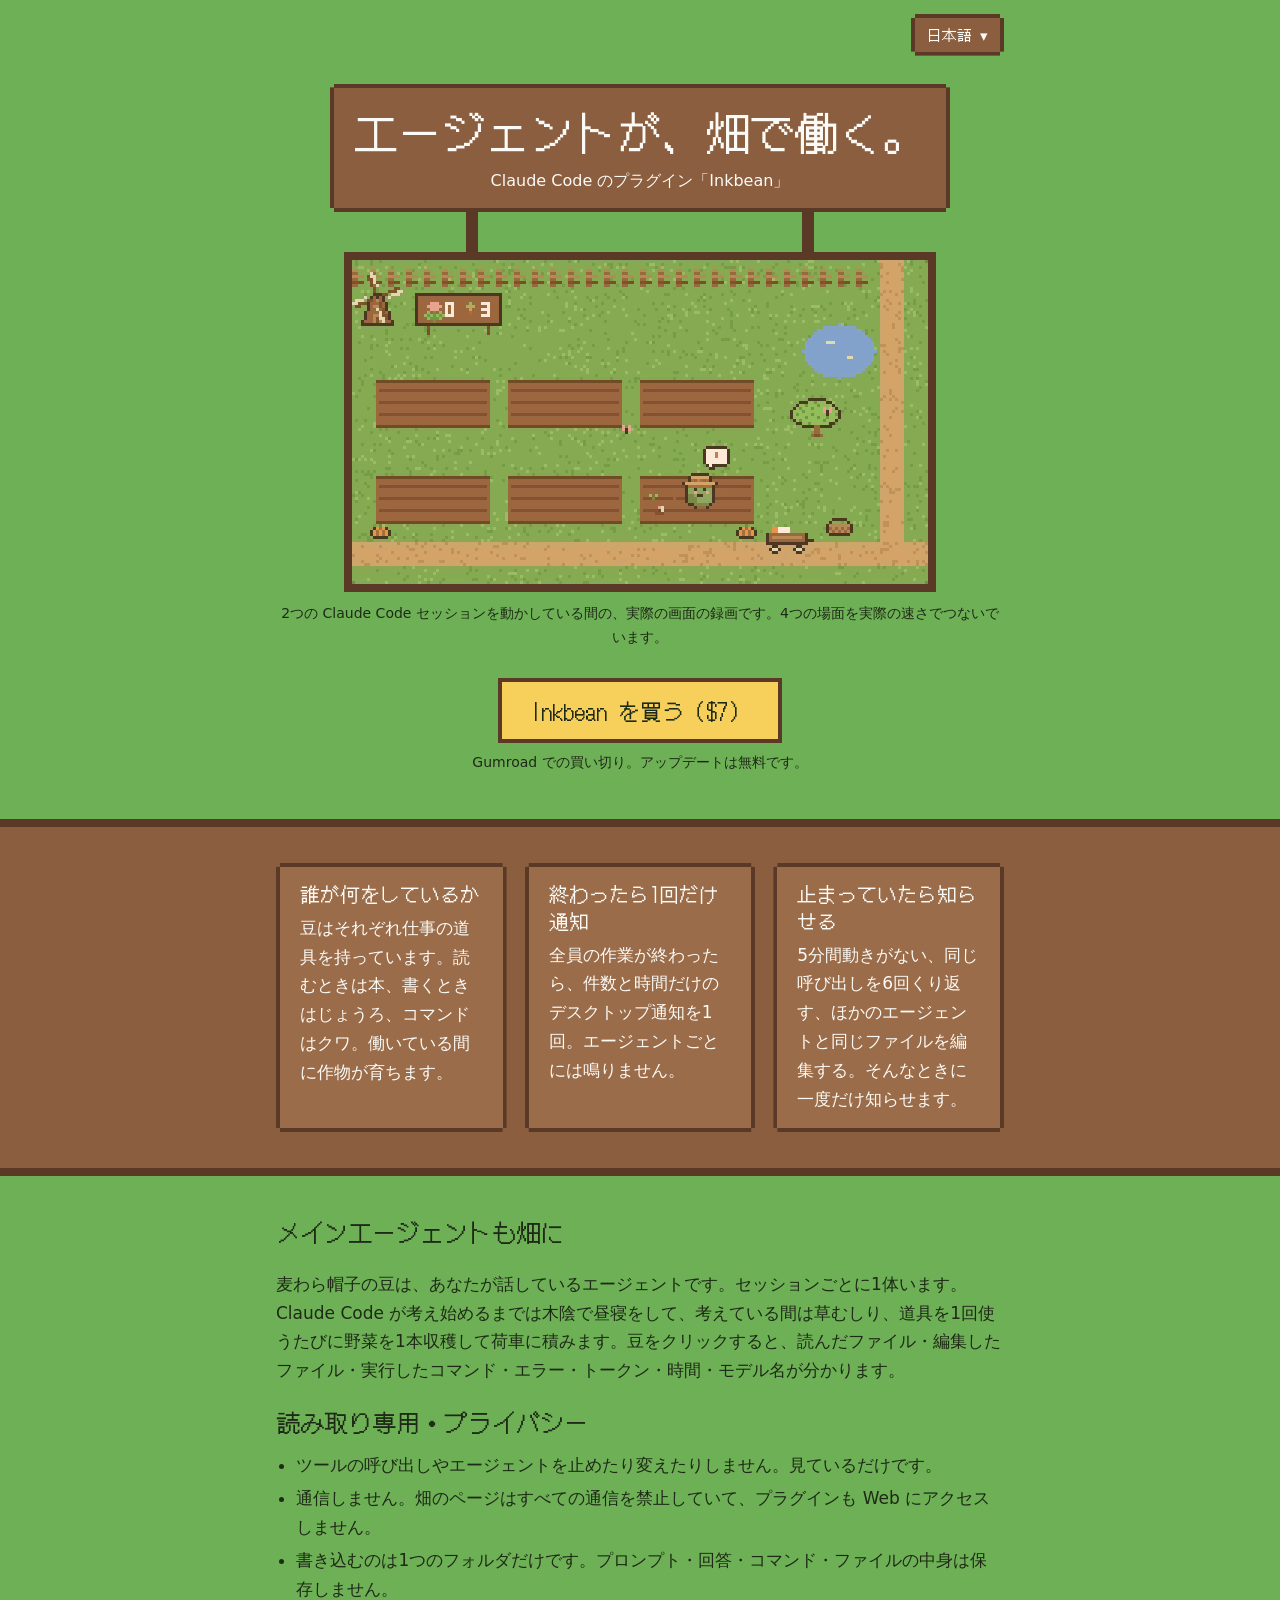
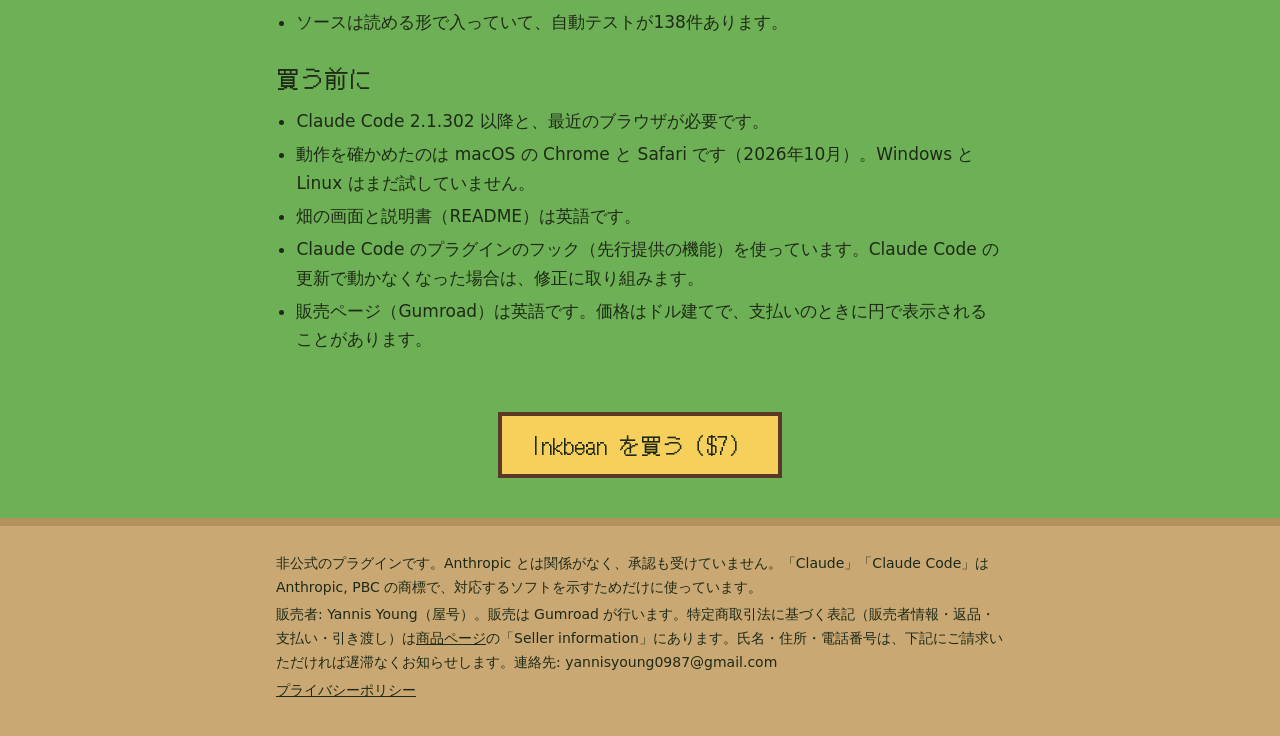
<file: ja/index.html>
<!doctype html>
<html lang="ja">
<head>
<meta charset="utf-8">
<meta name="viewport" content="width=device-width, initial-scale=1">
<meta name="google-site-verification" content="iRRPDhaNGb2fkexmAuoY1V3FUjvUJVUws6WggoALhtU">
<title>Inkbean - Claude Code のサブエージェントの動きが見えるプラグイン</title>
<meta name="description" content="Claude Code のプラグイン。メインエージェントとサブエージェントが、ターミナルの横のドット絵の畑で豆になって働きます。誰が何をしているか、止まっていないか、何をしたかが分かります。">
<script type="application/ld+json">{"@context": "https://schema.org", "@type": "SoftwareApplication", "name": "Inkbean", "applicationCategory": "DeveloperApplication", "operatingSystem": "macOS", "inLanguage": "ja", "description": "Claude Code のメインエージェントとサブエージェントを、ドット絵の畑で働く豆として表示するプラグイン。誰が何をしているか、止まっていないか、何をしたかが分かります。", "url": "https://yannisyoung.github.io/inkbean/ja/", "image": "https://yannisyoung.github.io/inkbean/assets/cover_1280x720.png", "offers": {"@type": "Offer", "price": "7.00", "priceCurrency": "USD", "url": "https://yannisyoung.gumroad.com/l/sztoul", "availability": "https://schema.org/InStock"}, "author": {"@type": "Person", "name": "Yannis Young"}}</script>
<meta property="og:title" content="Inkbean - Claude Code のエージェントが畑で働く">
<meta property="og:description" content="誰が何をしているか、止まっていないか、何をしたか。読み取り専用・通信なし。">
<meta property="og:image" content="https://yannisyoung.github.io/inkbean/assets/cover_1280x720.png">
<meta property="og:url" content="https://yannisyoung.github.io/inkbean/ja/">
<link rel="canonical" href="https://yannisyoung.github.io/inkbean/ja/">
<link rel="alternate" hreflang="en" href="https://yannisyoung.github.io/inkbean/">
<link rel="alternate" hreflang="ja" href="https://yannisyoung.github.io/inkbean/ja/">
<link rel="alternate" hreflang="es" href="https://yannisyoung.github.io/inkbean/es/">
<link rel="alternate" hreflang="ko" href="https://yannisyoung.github.io/inkbean/ko/">
<link rel="alternate" hreflang="zh-Hans" href="https://yannisyoung.github.io/inkbean/zh-cn/">
<link rel="alternate" hreflang="zh-Hant" href="https://yannisyoung.github.io/inkbean/zh-tw/">
<link rel="alternate" hreflang="de" href="https://yannisyoung.github.io/inkbean/de/">
<link rel="alternate" hreflang="fr" href="https://yannisyoung.github.io/inkbean/fr/">
<link rel="alternate" hreflang="pt-BR" href="https://yannisyoung.github.io/inkbean/pt-br/">
<link rel="alternate" hreflang="x-default" href="https://yannisyoung.github.io/inkbean/">
<meta name="twitter:card" content="summary_large_image">
<link rel="icon" href="../assets/favicon.svg" type="image/svg+xml">
<link rel="stylesheet" href="../style.css">
</head>
<body>
<div class="wrap">
  <header class="top"><details class="langs"><summary class="lang sign">日本語</summary><ul><li><a href="../" hreflang="en" lang="en">English</a></li><li><a href="../ja/" hreflang="ja" lang="ja" aria-current="page">日本語</a></li><li><a href="../es/" hreflang="es" lang="es">Español</a></li><li><a href="../ko/" hreflang="ko" lang="ko">한국어</a></li><li><a href="../zh-cn/" hreflang="zh-Hans" lang="zh-Hans">简体中文</a></li><li><a href="../zh-tw/" hreflang="zh-Hant" lang="zh-Hant">繁體中文</a></li><li><a href="../de/" hreflang="de" lang="de">Deutsch</a></li><li><a href="../fr/" hreflang="fr" lang="fr">Français</a></li><li><a href="../pt-br/" hreflang="pt-BR" lang="pt-BR">Português</a></li></ul></details></header>

  <main>
    <div class="hero">
      <div class="stand">
      <div class="board sign">
        <h1>エージェントが、<wbr>畑で働く。</h1>
        <p>Claude Code のプラグイン「Inkbean」</p>
      </div>
        <span class="posts" aria-hidden="true"></span>
      </div>

      <div class="plot">
        <picture>
          <source srcset="../assets/cover_1280x720.png" media="(prefers-reduced-motion: reduce)">
          <img src="../assets/demo.gif" width="576" height="324" alt="麦わら帽子の豆が2つの Claude Code セッション。サブエージェントは種から芽を出して畑で働き、終わると作物が花を咲かせる。">
        </picture>
      </div>
      <p class="caption">2つの Claude Code セッションを動かしている間の、実際の画面の録画です。4つの場面を実際の速さでつないでいます。</p>
    </div>

    <div class="buy">
      <a href="https://yannisyoung.gumroad.com/l/sztoul">Inkbean を買う（$7）</a>
      <small>Gumroad での買い切り。アップデートは無料です。</small>
    </div>
  </main>
</div>

<div class="soil">
  <div class="wrap rows">
    <div class="sign">
      <h3>誰が何をしているか</h3>
      <p>豆はそれぞれ仕事の道具を持っています。読むときは本、書くときはじょうろ、コマンドはクワ。働いている間に作物が育ちます。</p>
    </div>
    <div class="sign">
      <h3>終わったら1回だけ通知</h3>
      <p>全員の作業が終わったら、件数と時間だけのデスクトップ通知を1回。エージェントごとには鳴りません。</p>
    </div>
    <div class="sign">
      <h3>止まっていたら知らせる</h3>
      <p>5分間動きがない、同じ呼び出しを6回くり返す、ほかのエージェントと同じファイルを編集する。そんなときに一度だけ知らせます。</p>
    </div>
  </div>
</div>

<div class="wrap">
  <section class="notes">
    <h2>メインエージェントも畑に</h2>
    <p>麦わら帽子の豆は、あなたが話しているエージェントです。セッションごとに1体います。Claude Code が考え始めるまでは木陰で昼寝をして、考えている間は草むしり、道具を1回使うたびに野菜を1本収穫して荷車に積みます。豆をクリックすると、読んだファイル・編集したファイル・実行したコマンド・エラー・トークン・時間・モデル名が分かります。</p>

    <h2>読み取り専用・プライバシー</h2>
    <ul>
      <li>ツールの呼び出しやエージェントを止めたり変えたりしません。見ているだけです。</li>
      <li>通信しません。畑のページはすべての通信を禁止していて、プラグインも Web にアクセスしません。</li>
      <li>書き込むのは1つのフォルダだけです。プロンプト・回答・コマンド・ファイルの中身は保存しません。</li>
      <li>ソースは読める形で入っていて、自動テストが138件あります。</li>
    </ul>

    <h2>買う前に</h2>
    <ul>
      <li>Claude Code 2.1.302 以降と、最近のブラウザが必要です。</li>
      <li>動作を確かめたのは macOS の Chrome と Safari です（2026年10月）。Windows と Linux はまだ試していません。</li>
      <li>畑の画面と説明書（README）は英語です。</li>
      <li>Claude Code のプラグインのフック（先行提供の機能）を使っています。Claude Code の更新で動かなくなった場合は、修正に取り組みます。</li>
      <li>販売ページ（Gumroad）は英語です。価格はドル建てで、支払いのときに円で表示されることがあります。</li>
    </ul>
  </section>

  <aside class="ad-slot" hidden aria-label="広告"></aside>

  <div class="buy">
    <a href="https://yannisyoung.gumroad.com/l/sztoul">Inkbean を買う（$7）</a>
  </div>
</div>

<footer>
  <div class="wrap">
    <p>非公式のプラグインです。Anthropic とは関係がなく、承認も受けていません。「Claude」「Claude Code」は Anthropic, PBC の商標で、対応するソフトを示すためだけに使っています。</p>
    <p>販売者: Yannis Young（屋号）。販売は Gumroad が行います。特定商取引法に基づく表記（販売者情報・返品・支払い・引き渡し）は<a href="https://yannisyoung.gumroad.com/l/sztoul">商品ページ</a>の「Seller information」にあります。氏名・住所・電話番号は、下記にご請求いただければ遅滞なくお知らせします。連絡先: yannisyoung0987@gmail.com</p>
    <p><a href="privacy.html">プライバシーポリシー</a></p>
  </div>
</footer>
</body>
</html>
</file>
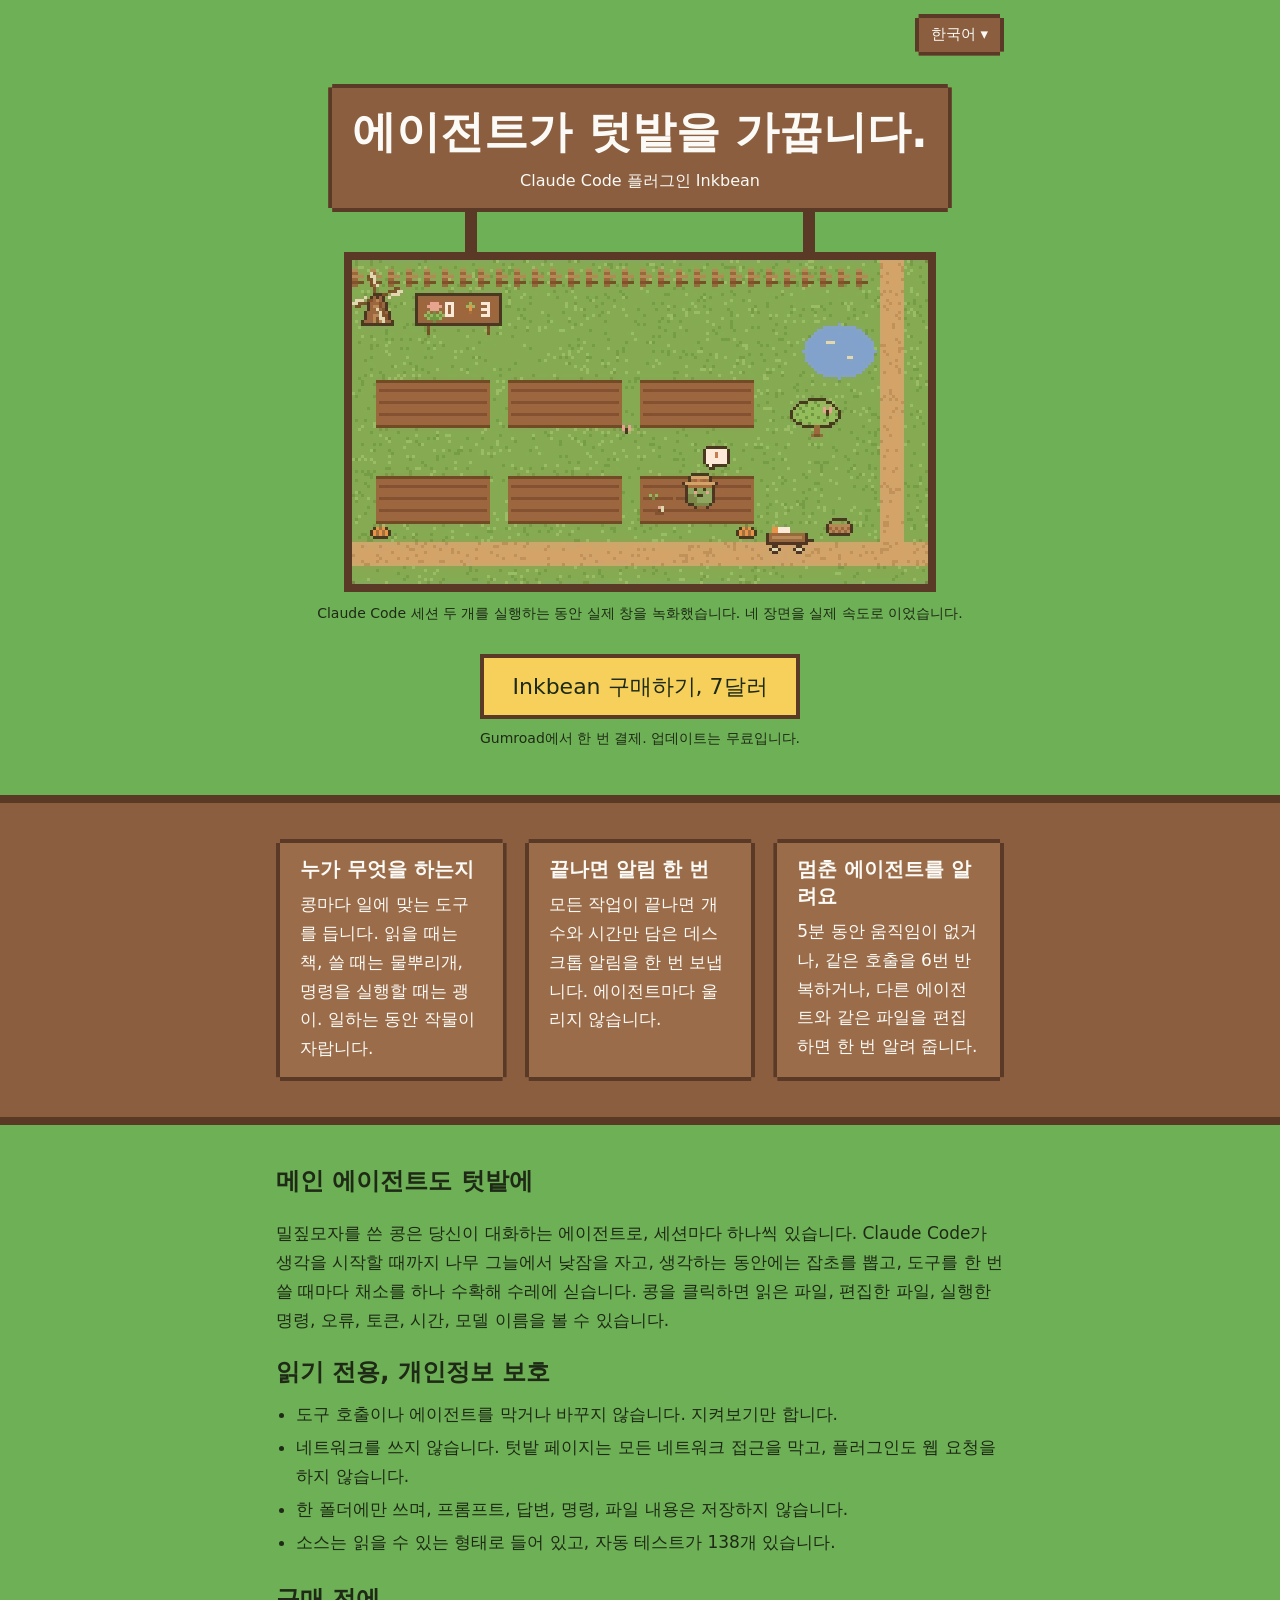
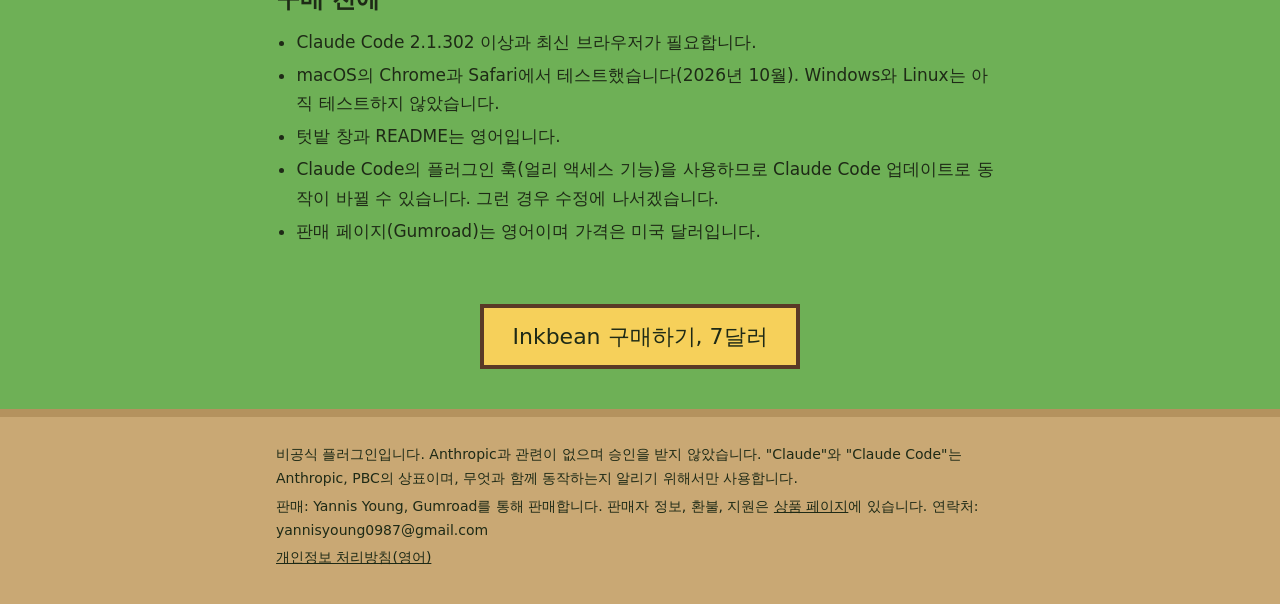
<file: ko/index.html>
<!doctype html>
<html lang="ko">
<head>
<meta charset="utf-8">
<meta name="viewport" content="width=device-width, initial-scale=1">
<title>Inkbean - Claude Code 서브에이전트가 일하는 모습을 픽셀 텃밭에서</title>
<meta name="description" content="Inkbean은 Claude Code 플러그인입니다. 메인 에이전트와 모든 서브에이전트가 터미널 옆 픽셀 텃밭 창에서 콩이 되어 일합니다. 각자 무엇을 하는지, 멈춘 것 같은지, 무엇을 했는지 보입니다. 모두 끝나면 알림 한 번. 읽기 전용, 네트워크 없음.">
<meta property="og:title" content="Inkbean - Claude Code 에이전트가 픽셀 텃밭을 가꿉니다">
<meta property="og:description" content="각 에이전트가 무엇을 하는지, 멈춘 것 같은지, 무엇을 했는지. 읽기 전용, 네트워크 없음.">
<meta property="og:image" content="https://yannisyoung.github.io/inkbean/assets/cover_1280x720.png">
<meta property="og:url" content="https://yannisyoung.github.io/inkbean/ko/">
<link rel="canonical" href="https://yannisyoung.github.io/inkbean/ko/">
<link rel="alternate" hreflang="en" href="https://yannisyoung.github.io/inkbean/">
<link rel="alternate" hreflang="ja" href="https://yannisyoung.github.io/inkbean/ja/">
<link rel="alternate" hreflang="es" href="https://yannisyoung.github.io/inkbean/es/">
<link rel="alternate" hreflang="ko" href="https://yannisyoung.github.io/inkbean/ko/">
<link rel="alternate" hreflang="zh-Hans" href="https://yannisyoung.github.io/inkbean/zh-cn/">
<link rel="alternate" hreflang="zh-Hant" href="https://yannisyoung.github.io/inkbean/zh-tw/">
<link rel="alternate" hreflang="de" href="https://yannisyoung.github.io/inkbean/de/">
<link rel="alternate" hreflang="fr" href="https://yannisyoung.github.io/inkbean/fr/">
<link rel="alternate" hreflang="pt-BR" href="https://yannisyoung.github.io/inkbean/pt-br/">
<link rel="alternate" hreflang="x-default" href="https://yannisyoung.github.io/inkbean/">
<script type="application/ld+json">{"@context": "https://schema.org", "@type": "SoftwareApplication", "name": "Inkbean", "applicationCategory": "DeveloperApplication", "operatingSystem": "macOS", "inLanguage": "ko", "description": "메인 에이전트와 모든 서브에이전트를 픽셀 텃밭의 콩으로 보여 주는 Claude Code 플러그인.", "url": "https://yannisyoung.github.io/inkbean/ko/", "image": "https://yannisyoung.github.io/inkbean/assets/cover_1280x720.png", "offers": {"@type": "Offer", "price": "7.00", "priceCurrency": "USD", "url": "https://yannisyoung.gumroad.com/l/sztoul", "availability": "https://schema.org/InStock"}, "author": {"@type": "Person", "name": "Yannis Young"}}</script>
<meta name="twitter:card" content="summary_large_image">
<link rel="icon" href="../assets/favicon.svg" type="image/svg+xml">
<link rel="stylesheet" href="../style.css">
</head>
<body>
<div class="wrap">
  <header class="top"><details class="langs"><summary class="lang sign">한국어</summary><ul><li><a href="../" hreflang="en" lang="en">English</a></li><li><a href="../ja/" hreflang="ja" lang="ja">日本語</a></li><li><a href="../es/" hreflang="es" lang="es">Español</a></li><li><a href="../ko/" hreflang="ko" lang="ko" aria-current="page">한국어</a></li><li><a href="../zh-cn/" hreflang="zh-Hans" lang="zh-Hans">简体中文</a></li><li><a href="../zh-tw/" hreflang="zh-Hant" lang="zh-Hant">繁體中文</a></li><li><a href="../de/" hreflang="de" lang="de">Deutsch</a></li><li><a href="../fr/" hreflang="fr" lang="fr">Français</a></li><li><a href="../pt-br/" hreflang="pt-BR" lang="pt-BR">Português</a></li></ul></details></header>

  <main>
    <div class="hero">
      <div class="stand">
      <div class="board sign">
        <h1>에이전트가 텃밭을 가꿉니다.</h1>
        <p>Claude Code 플러그인 Inkbean</p>
      </div>
        <span class="posts" aria-hidden="true"></span>
      </div>

      <div class="plot">
        <picture>
          <source srcset="../assets/cover_1280x720.png" media="(prefers-reduced-motion: reduce)">
          <img src="../assets/demo.gif" width="576" height="324" alt="밀짚모자를 쓴 콩이 된 두 개의 Claude Code 세션. 서브에이전트는 씨앗에서 싹을 틔워 밭에서 일하고, 끝나면 작물이 꽃을 피웁니다.">
        </picture>
      </div>
      <p class="caption">Claude Code 세션 두 개를 실행하는 동안 실제 창을 녹화했습니다. 네 장면을 실제 속도로 이었습니다.</p>
    </div>

    <div class="buy">
      <a href="https://yannisyoung.gumroad.com/l/sztoul">Inkbean 구매하기, 7달러</a>
      <small>Gumroad에서 한 번 결제. 업데이트는 무료입니다.</small>
    </div>
  </main>
</div>

<div class="soil">
  <div class="wrap rows">
    <div class="sign">
      <h3>누가 무엇을 하는지</h3>
      <p>콩마다 일에 맞는 도구를 듭니다. 읽을 때는 책, 쓸 때는 물뿌리개, 명령을 실행할 때는 괭이. 일하는 동안 작물이 자랍니다.</p>
    </div>
    <div class="sign">
      <h3>끝나면 알림 한 번</h3>
      <p>모든 작업이 끝나면 개수와 시간만 담은 데스크톱 알림을 한 번 보냅니다. 에이전트마다 울리지 않습니다.</p>
    </div>
    <div class="sign">
      <h3>멈춘 에이전트를 알려요</h3>
      <p>5분 동안 움직임이 없거나, 같은 호출을 6번 반복하거나, 다른 에이전트와 같은 파일을 편집하면 한 번 알려 줍니다.</p>
    </div>
  </div>
</div>

<div class="wrap">
  <section class="notes">
    <h2>메인 에이전트도 텃밭에</h2>
    <p>밀짚모자를 쓴 콩은 당신이 대화하는 에이전트로, 세션마다 하나씩 있습니다. Claude Code가 생각을 시작할 때까지 나무 그늘에서 낮잠을 자고, 생각하는 동안에는 잡초를 뽑고, 도구를 한 번 쓸 때마다 채소를 하나 수확해 수레에 싣습니다. 콩을 클릭하면 읽은 파일, 편집한 파일, 실행한 명령, 오류, 토큰, 시간, 모델 이름을 볼 수 있습니다.</p>

    <h2>읽기 전용, 개인정보 보호</h2>
    <ul>
      <li>도구 호출이나 에이전트를 막거나 바꾸지 않습니다. 지켜보기만 합니다.</li>
      <li>네트워크를 쓰지 않습니다. 텃밭 페이지는 모든 네트워크 접근을 막고, 플러그인도 웹 요청을 하지 않습니다.</li>
      <li>한 폴더에만 쓰며, 프롬프트, 답변, 명령, 파일 내용은 저장하지 않습니다.</li>
      <li>소스는 읽을 수 있는 형태로 들어 있고, 자동 테스트가 138개 있습니다.</li>
    </ul>

    <h2>구매 전에</h2>
    <ul>
      <li>Claude Code 2.1.302 이상과 최신 브라우저가 필요합니다.</li>
      <li>macOS의 Chrome과 Safari에서 테스트했습니다(2026년 10월). Windows와 Linux는 아직 테스트하지 않았습니다.</li>
      <li>텃밭 창과 README는 영어입니다.</li>
      <li>Claude Code의 플러그인 훅(얼리 액세스 기능)을 사용하므로 Claude Code 업데이트로 동작이 바뀔 수 있습니다. 그런 경우 수정에 나서겠습니다.</li>
      <li>판매 페이지(Gumroad)는 영어이며 가격은 미국 달러입니다.</li>
    </ul>
  </section>

  <aside class="ad-slot" hidden aria-label="광고"></aside>

  <div class="buy">
    <a href="https://yannisyoung.gumroad.com/l/sztoul">Inkbean 구매하기, 7달러</a>
  </div>
</div>

<footer>
  <div class="wrap">
    <p>비공식 플러그인입니다. Anthropic과 관련이 없으며 승인을 받지 않았습니다. "Claude"와 "Claude Code"는 Anthropic, PBC의 상표이며, 무엇과 함께 동작하는지 알리기 위해서만 사용합니다.</p>
    <p>판매: Yannis Young, Gumroad를 통해 판매합니다. 판매자 정보, 환불, 지원은 <a href="https://yannisyoung.gumroad.com/l/sztoul">상품 페이지</a>에 있습니다. 연락처: yannisyoung0987@gmail.com</p>
    <p><a href="../privacy.html" hreflang="en">개인정보 처리방침(영어)</a></p>
  </div>
</footer>
</body>
</html>
</file>
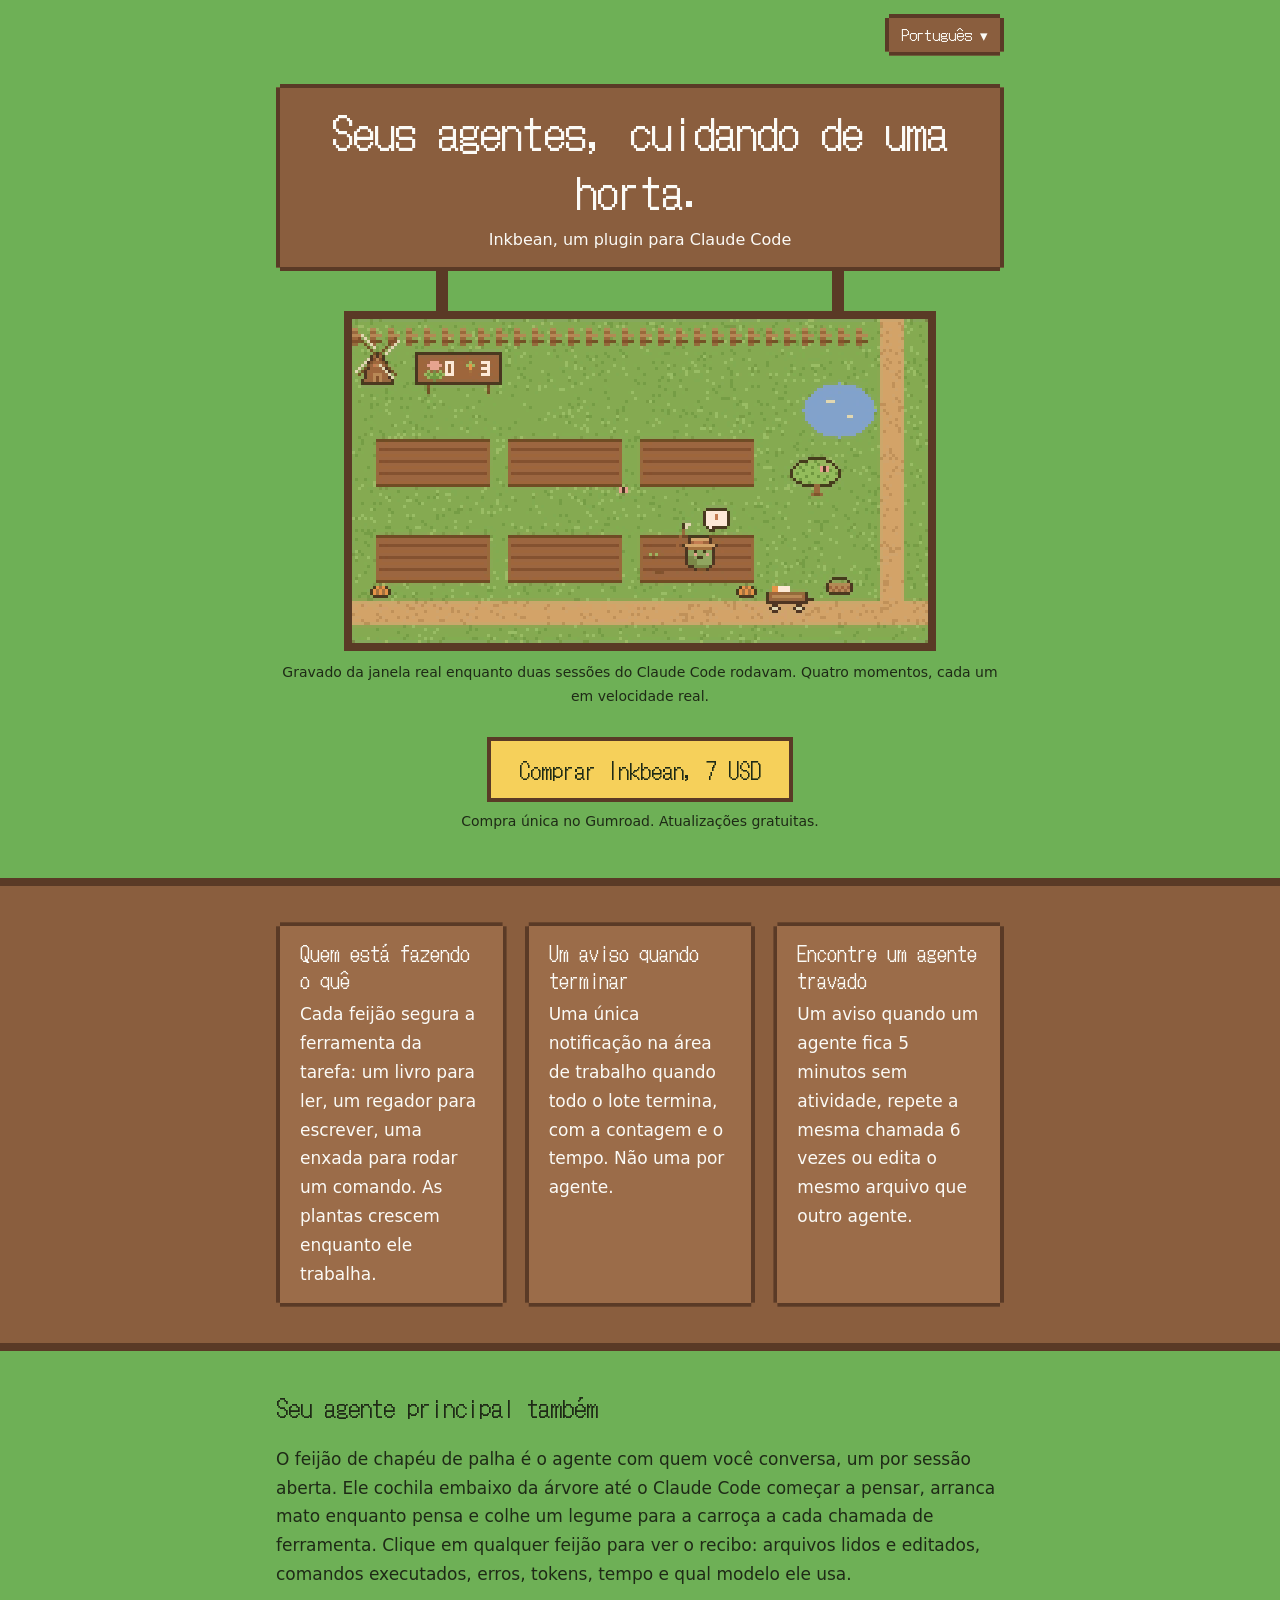
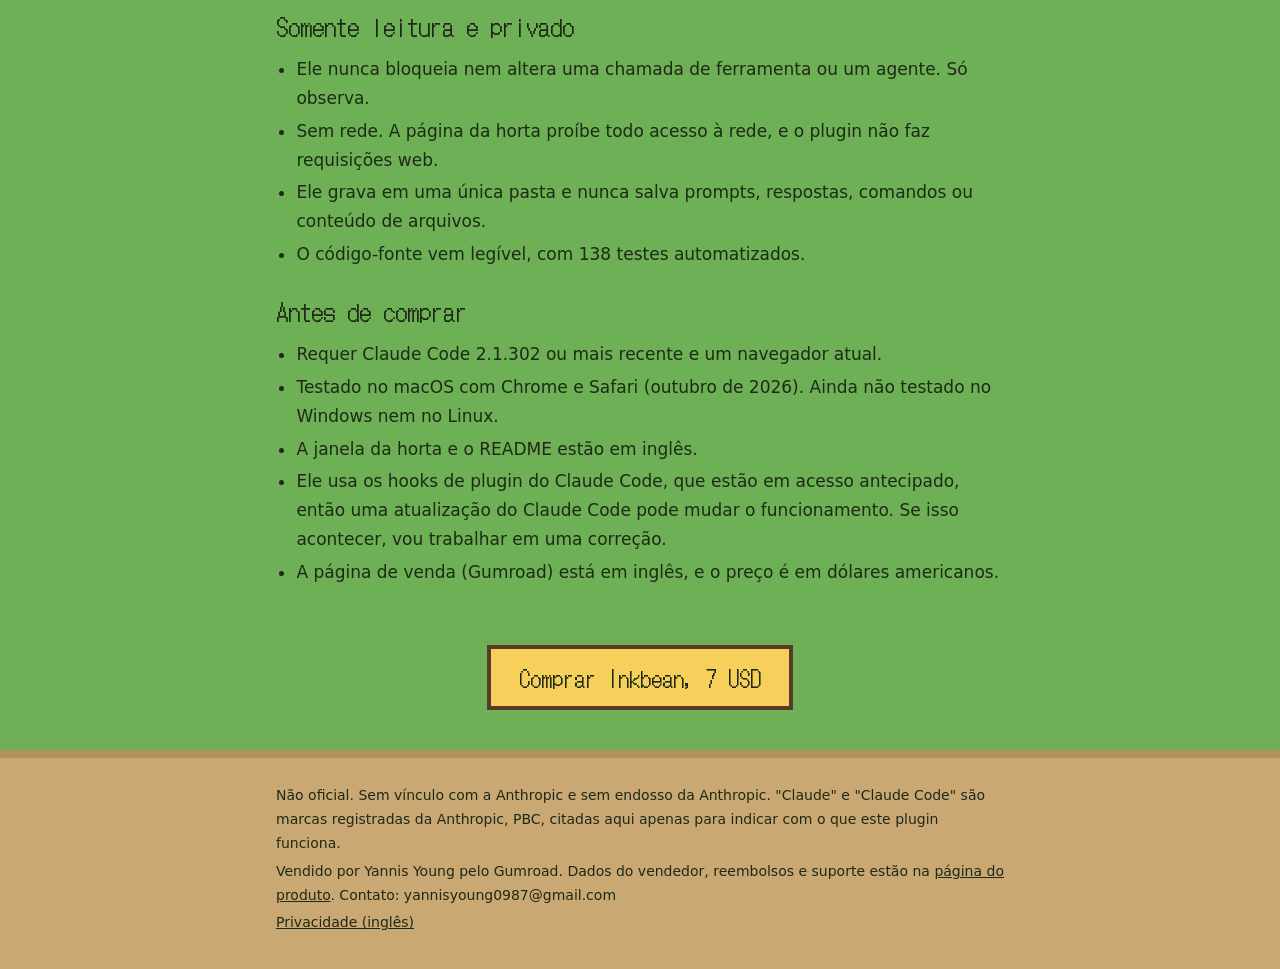
<file: pt-br/index.html>
<!doctype html>
<html lang="pt-BR">
<head>
<meta charset="utf-8">
<meta name="viewport" content="width=device-width, initial-scale=1">
<title>Inkbean - veja seus subagentes do Claude Code trabalhando em uma horta em pixel art</title>
<meta name="description" content="Inkbean é um plugin para Claude Code. Seu agente principal e cada subagente viram feijões em uma janela de horta em pixel art ao lado do terminal: o que cada um está fazendo, quando um parece travado e o que fez. Uma única notificação quando todos terminam. Somente leitura, sem rede.">
<meta property="og:title" content="Inkbean - seus agentes do Claude Code cuidando de uma horta em pixel art">
<meta property="og:description" content="O que cada agente está fazendo, quando um parece travado e o que fez. Somente leitura, sem rede.">
<meta property="og:image" content="https://yannisyoung.github.io/inkbean/assets/cover_1280x720.png">
<meta property="og:url" content="https://yannisyoung.github.io/inkbean/pt-br/">
<link rel="canonical" href="https://yannisyoung.github.io/inkbean/pt-br/">
<link rel="alternate" hreflang="en" href="https://yannisyoung.github.io/inkbean/">
<link rel="alternate" hreflang="ja" href="https://yannisyoung.github.io/inkbean/ja/">
<link rel="alternate" hreflang="es" href="https://yannisyoung.github.io/inkbean/es/">
<link rel="alternate" hreflang="ko" href="https://yannisyoung.github.io/inkbean/ko/">
<link rel="alternate" hreflang="zh-Hans" href="https://yannisyoung.github.io/inkbean/zh-cn/">
<link rel="alternate" hreflang="zh-Hant" href="https://yannisyoung.github.io/inkbean/zh-tw/">
<link rel="alternate" hreflang="de" href="https://yannisyoung.github.io/inkbean/de/">
<link rel="alternate" hreflang="fr" href="https://yannisyoung.github.io/inkbean/fr/">
<link rel="alternate" hreflang="pt-BR" href="https://yannisyoung.github.io/inkbean/pt-br/">
<link rel="alternate" hreflang="x-default" href="https://yannisyoung.github.io/inkbean/">
<script type="application/ld+json">{"@context": "https://schema.org", "@type": "SoftwareApplication", "name": "Inkbean", "applicationCategory": "DeveloperApplication", "operatingSystem": "macOS", "inLanguage": "pt-BR", "description": "Um plugin para Claude Code que mostra seu agente principal e cada subagente como feijões em uma horta em pixel art.", "url": "https://yannisyoung.github.io/inkbean/pt-br/", "image": "https://yannisyoung.github.io/inkbean/assets/cover_1280x720.png", "offers": {"@type": "Offer", "price": "7.00", "priceCurrency": "USD", "url": "https://yannisyoung.gumroad.com/l/sztoul", "availability": "https://schema.org/InStock"}, "author": {"@type": "Person", "name": "Yannis Young"}}</script>
<meta name="twitter:card" content="summary_large_image">
<link rel="icon" href="../assets/favicon.svg" type="image/svg+xml">
<link rel="stylesheet" href="../style.css">
</head>
<body>
<div class="wrap">
  <header class="top"><details class="langs"><summary class="lang sign">Português</summary><ul><li><a href="../" hreflang="en" lang="en">English</a></li><li><a href="../ja/" hreflang="ja" lang="ja">日本語</a></li><li><a href="../es/" hreflang="es" lang="es">Español</a></li><li><a href="../ko/" hreflang="ko" lang="ko">한국어</a></li><li><a href="../zh-cn/" hreflang="zh-Hans" lang="zh-Hans">简体中文</a></li><li><a href="../zh-tw/" hreflang="zh-Hant" lang="zh-Hant">繁體中文</a></li><li><a href="../de/" hreflang="de" lang="de">Deutsch</a></li><li><a href="../fr/" hreflang="fr" lang="fr">Français</a></li><li><a href="../pt-br/" hreflang="pt-BR" lang="pt-BR" aria-current="page">Português</a></li></ul></details></header>

  <main>
    <div class="hero">
      <div class="stand">
      <div class="board sign">
        <h1>Seus agentes, cuidando de uma horta.</h1>
        <p>Inkbean, um plugin para Claude Code</p>
      </div>
        <span class="posts" aria-hidden="true"></span>
      </div>

      <div class="plot">
        <picture>
          <source srcset="../assets/cover_1280x720.png" media="(prefers-reduced-motion: reduce)">
          <img src="../assets/demo.gif" width="576" height="324" alt="Duas sessões do Claude Code como feijões de chapéu de palha. Os subagentes brotam de sementes, trabalham em seus canteiros e as plantas florescem quando terminam.">
        </picture>
      </div>
      <p class="caption">Gravado da janela real enquanto duas sessões do Claude Code rodavam. Quatro momentos, cada um em velocidade real.</p>
    </div>

    <div class="buy">
      <a href="https://yannisyoung.gumroad.com/l/sztoul">Comprar Inkbean, 7 USD</a>
      <small>Compra única no Gumroad. Atualizações gratuitas.</small>
    </div>
  </main>
</div>

<div class="soil">
  <div class="wrap rows">
    <div class="sign">
      <h3>Quem está fazendo o quê</h3>
      <p>Cada feijão segura a ferramenta da tarefa: um livro para ler, um regador para escrever, uma enxada para rodar um comando. As plantas crescem enquanto ele trabalha.</p>
    </div>
    <div class="sign">
      <h3>Um aviso quando terminar</h3>
      <p>Uma única notificação na área de trabalho quando todo o lote termina, com a contagem e o tempo. Não uma por agente.</p>
    </div>
    <div class="sign">
      <h3>Encontre um agente travado</h3>
      <p>Um aviso quando um agente fica 5 minutos sem atividade, repete a mesma chamada 6 vezes ou edita o mesmo arquivo que outro agente.</p>
    </div>
  </div>
</div>

<div class="wrap">
  <section class="notes">
    <h2>Seu agente principal também</h2>
    <p>O feijão de chapéu de palha é o agente com quem você conversa, um por sessão aberta. Ele cochila embaixo da árvore até o Claude Code começar a pensar, arranca mato enquanto pensa e colhe um legume para a carroça a cada chamada de ferramenta. Clique em qualquer feijão para ver o recibo: arquivos lidos e editados, comandos executados, erros, tokens, tempo e qual modelo ele usa.</p>

    <h2>Somente leitura e privado</h2>
    <ul>
      <li>Ele nunca bloqueia nem altera uma chamada de ferramenta ou um agente. Só observa.</li>
      <li>Sem rede. A página da horta proíbe todo acesso à rede, e o plugin não faz requisições web.</li>
      <li>Ele grava em uma única pasta e nunca salva prompts, respostas, comandos ou conteúdo de arquivos.</li>
      <li>O código-fonte vem legível, com 138 testes automatizados.</li>
    </ul>

    <h2>Antes de comprar</h2>
    <ul>
      <li>Requer Claude Code 2.1.302 ou mais recente e um navegador atual.</li>
      <li>Testado no macOS com Chrome e Safari (outubro de 2026). Ainda não testado no Windows nem no Linux.</li>
      <li>A janela da horta e o README estão em inglês.</li>
      <li>Ele usa os hooks de plugin do Claude Code, que estão em acesso antecipado, então uma atualização do Claude Code pode mudar o funcionamento. Se isso acontecer, vou trabalhar em uma correção.</li>
      <li>A página de venda (Gumroad) está em inglês, e o preço é em dólares americanos.</li>
    </ul>
  </section>

  <aside class="ad-slot" hidden aria-label="Publicidade"></aside>

  <div class="buy">
    <a href="https://yannisyoung.gumroad.com/l/sztoul">Comprar Inkbean, 7 USD</a>
  </div>
</div>

<footer>
  <div class="wrap">
    <p>Não oficial. Sem vínculo com a Anthropic e sem endosso da Anthropic. "Claude" e "Claude Code" são marcas registradas da Anthropic, PBC, citadas aqui apenas para indicar com o que este plugin funciona.</p>
    <p>Vendido por Yannis Young pelo Gumroad. Dados do vendedor, reembolsos e suporte estão na <a href="https://yannisyoung.gumroad.com/l/sztoul">página do produto</a>. Contato: yannisyoung0987@gmail.com</p>
    <p><a href="../privacy.html" hreflang="en">Privacidade (inglês)</a></p>
  </div>
</footer>
</body>
</html>
</file>
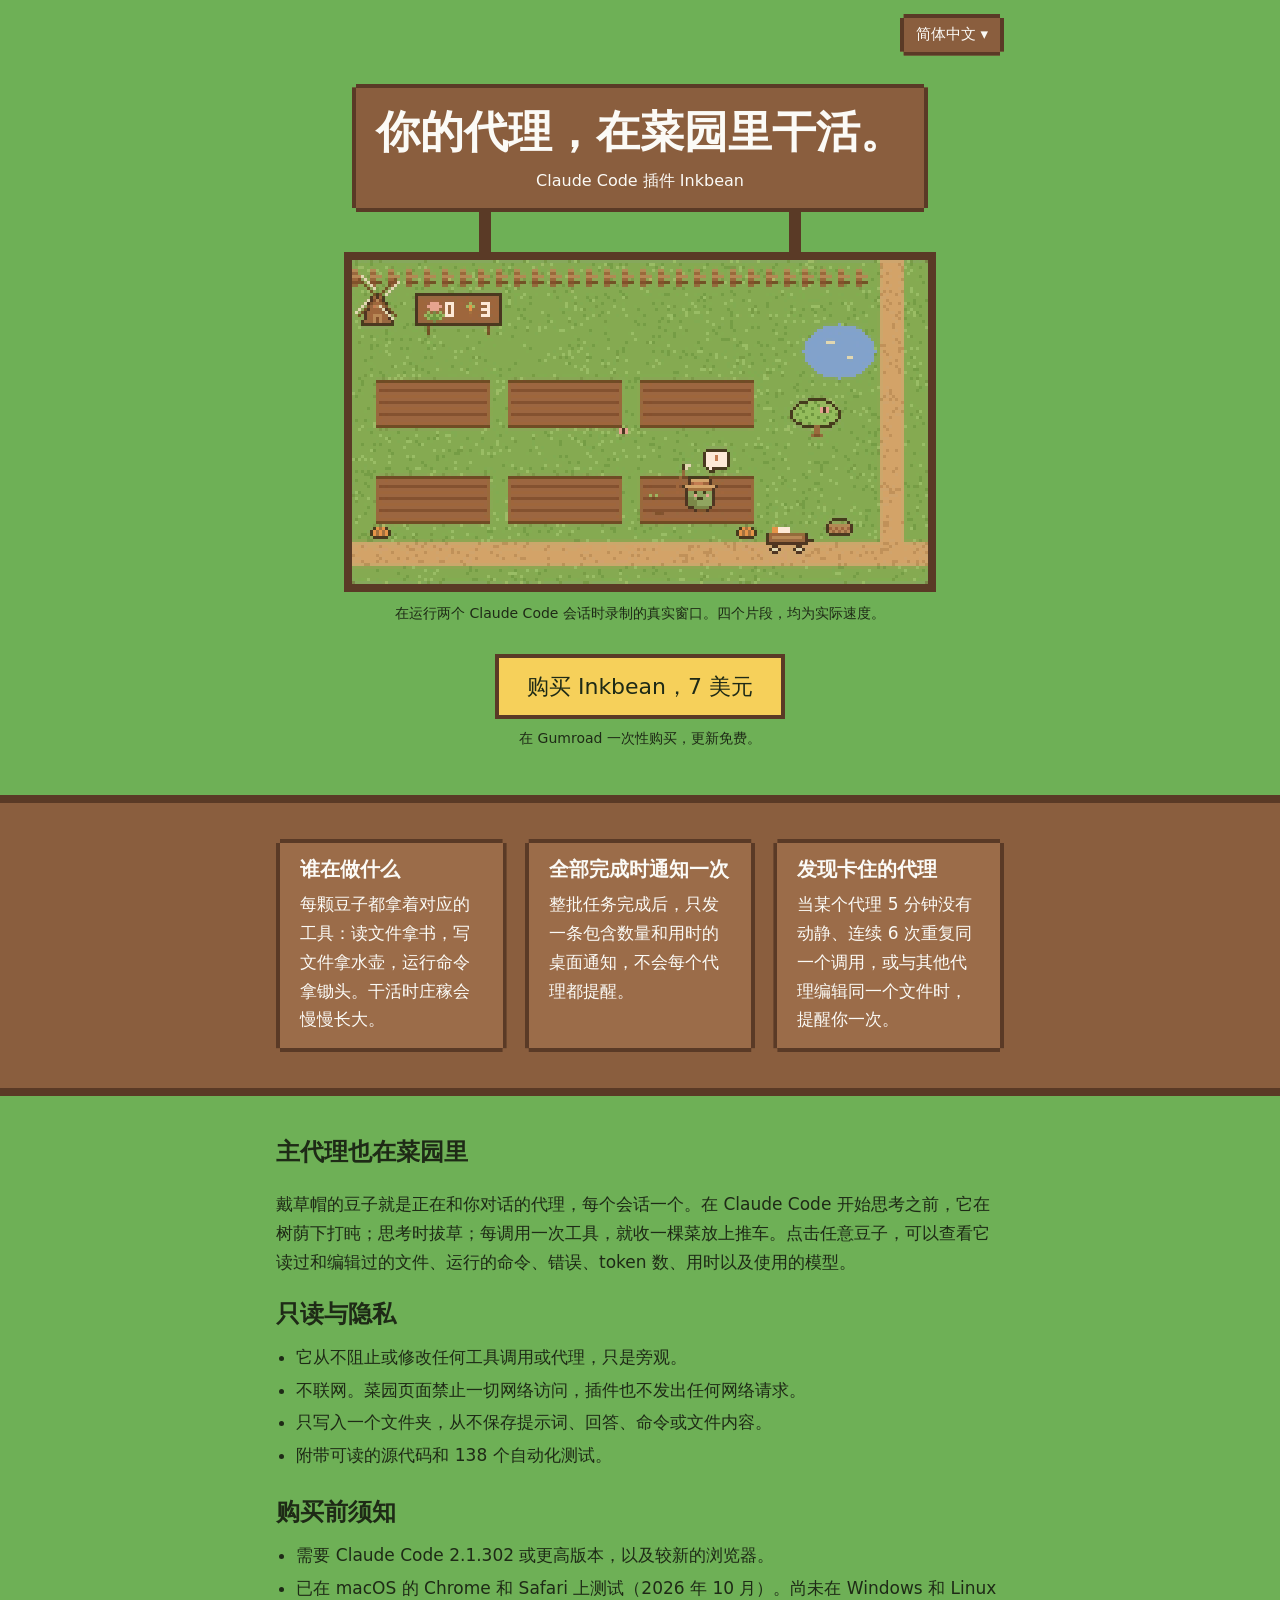
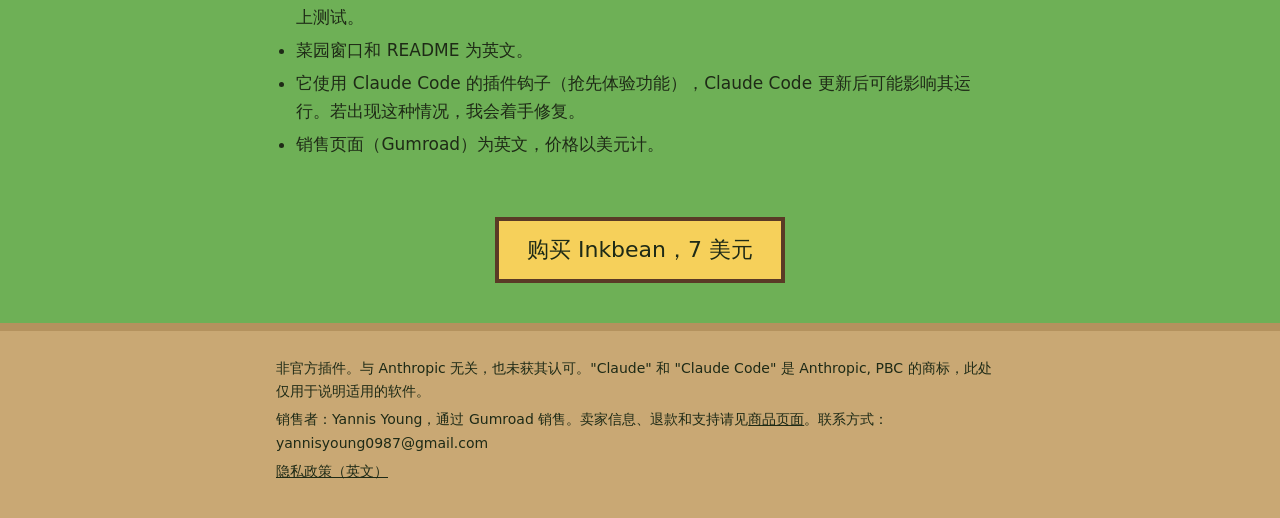
<file: zh-cn/index.html>
<!doctype html>
<html lang="zh-Hans">
<head>
<meta charset="utf-8">
<meta name="viewport" content="width=device-width, initial-scale=1">
<title>Inkbean - 在像素菜园里看 Claude Code 子代理工作</title>
<meta name="description" content="Inkbean 是一款 Claude Code 插件。主代理和每个子代理都会变成豆子，在终端旁的像素菜园窗口里干活：每个代理在做什么、是否卡住、做了什么，一目了然。全部完成时只通知一次。只读，不联网。">
<meta property="og:title" content="Inkbean - 你的 Claude Code 代理在打理像素菜园">
<meta property="og:description" content="每个代理在做什么、是否卡住、做了什么。只读，不联网。">
<meta property="og:image" content="https://yannisyoung.github.io/inkbean/assets/cover_1280x720.png">
<meta property="og:url" content="https://yannisyoung.github.io/inkbean/zh-cn/">
<link rel="canonical" href="https://yannisyoung.github.io/inkbean/zh-cn/">
<link rel="alternate" hreflang="en" href="https://yannisyoung.github.io/inkbean/">
<link rel="alternate" hreflang="ja" href="https://yannisyoung.github.io/inkbean/ja/">
<link rel="alternate" hreflang="es" href="https://yannisyoung.github.io/inkbean/es/">
<link rel="alternate" hreflang="ko" href="https://yannisyoung.github.io/inkbean/ko/">
<link rel="alternate" hreflang="zh-Hans" href="https://yannisyoung.github.io/inkbean/zh-cn/">
<link rel="alternate" hreflang="zh-Hant" href="https://yannisyoung.github.io/inkbean/zh-tw/">
<link rel="alternate" hreflang="de" href="https://yannisyoung.github.io/inkbean/de/">
<link rel="alternate" hreflang="fr" href="https://yannisyoung.github.io/inkbean/fr/">
<link rel="alternate" hreflang="pt-BR" href="https://yannisyoung.github.io/inkbean/pt-br/">
<link rel="alternate" hreflang="x-default" href="https://yannisyoung.github.io/inkbean/">
<script type="application/ld+json">{"@context": "https://schema.org", "@type": "SoftwareApplication", "name": "Inkbean", "applicationCategory": "DeveloperApplication", "operatingSystem": "macOS", "inLanguage": "zh-Hans", "description": "一款把主代理和每个子代理显示为像素菜园中豆子的 Claude Code 插件。", "url": "https://yannisyoung.github.io/inkbean/zh-cn/", "image": "https://yannisyoung.github.io/inkbean/assets/cover_1280x720.png", "offers": {"@type": "Offer", "price": "7.00", "priceCurrency": "USD", "url": "https://yannisyoung.gumroad.com/l/sztoul", "availability": "https://schema.org/InStock"}, "author": {"@type": "Person", "name": "Yannis Young"}}</script>
<meta name="twitter:card" content="summary_large_image">
<link rel="icon" href="../assets/favicon.svg" type="image/svg+xml">
<link rel="stylesheet" href="../style.css">
</head>
<body>
<div class="wrap">
  <header class="top"><details class="langs"><summary class="lang sign">简体中文</summary><ul><li><a href="../" hreflang="en" lang="en">English</a></li><li><a href="../ja/" hreflang="ja" lang="ja">日本語</a></li><li><a href="../es/" hreflang="es" lang="es">Español</a></li><li><a href="../ko/" hreflang="ko" lang="ko">한국어</a></li><li><a href="../zh-cn/" hreflang="zh-Hans" lang="zh-Hans" aria-current="page">简体中文</a></li><li><a href="../zh-tw/" hreflang="zh-Hant" lang="zh-Hant">繁體中文</a></li><li><a href="../de/" hreflang="de" lang="de">Deutsch</a></li><li><a href="../fr/" hreflang="fr" lang="fr">Français</a></li><li><a href="../pt-br/" hreflang="pt-BR" lang="pt-BR">Português</a></li></ul></details></header>

  <main>
    <div class="hero">
      <div class="stand">
      <div class="board sign">
        <h1>你的代理，在菜园里干活。</h1>
        <p>Claude Code 插件 Inkbean</p>
      </div>
        <span class="posts" aria-hidden="true"></span>
      </div>

      <div class="plot">
        <picture>
          <source srcset="../assets/cover_1280x720.png" media="(prefers-reduced-motion: reduce)">
          <img src="../assets/demo.gif" width="576" height="324" alt="两个 Claude Code 会话化身为戴草帽的豆子。子代理从种子里发芽，在地里干活，完成后庄稼开花。">
        </picture>
      </div>
      <p class="caption">在运行两个 Claude Code 会话时录制的真实窗口。四个片段，均为实际速度。</p>
    </div>

    <div class="buy">
      <a href="https://yannisyoung.gumroad.com/l/sztoul">购买 Inkbean，7 美元</a>
      <small>在 Gumroad 一次性购买，更新免费。</small>
    </div>
  </main>
</div>

<div class="soil">
  <div class="wrap rows">
    <div class="sign">
      <h3>谁在做什么</h3>
      <p>每颗豆子都拿着对应的工具：读文件拿书，写文件拿水壶，运行命令拿锄头。干活时庄稼会慢慢长大。</p>
    </div>
    <div class="sign">
      <h3>全部完成时通知一次</h3>
      <p>整批任务完成后，只发一条包含数量和用时的桌面通知，不会每个代理都提醒。</p>
    </div>
    <div class="sign">
      <h3>发现卡住的代理</h3>
      <p>当某个代理 5 分钟没有动静、连续 6 次重复同一个调用，或与其他代理编辑同一个文件时，提醒你一次。</p>
    </div>
  </div>
</div>

<div class="wrap">
  <section class="notes">
    <h2>主代理也在菜园里</h2>
    <p>戴草帽的豆子就是正在和你对话的代理，每个会话一个。在 Claude Code 开始思考之前，它在树荫下打盹；思考时拔草；每调用一次工具，就收一棵菜放上推车。点击任意豆子，可以查看它读过和编辑过的文件、运行的命令、错误、token 数、用时以及使用的模型。</p>

    <h2>只读与隐私</h2>
    <ul>
      <li>它从不阻止或修改任何工具调用或代理，只是旁观。</li>
      <li>不联网。菜园页面禁止一切网络访问，插件也不发出任何网络请求。</li>
      <li>只写入一个文件夹，从不保存提示词、回答、命令或文件内容。</li>
      <li>附带可读的源代码和 138 个自动化测试。</li>
    </ul>

    <h2>购买前须知</h2>
    <ul>
      <li>需要 Claude Code 2.1.302 或更高版本，以及较新的浏览器。</li>
      <li>已在 macOS 的 Chrome 和 Safari 上测试（2026 年 10 月）。尚未在 Windows 和 Linux 上测试。</li>
      <li>菜园窗口和 README 为英文。</li>
      <li>它使用 Claude Code 的插件钩子（抢先体验功能），Claude Code 更新后可能影响其运行。若出现这种情况，我会着手修复。</li>
      <li>销售页面（Gumroad）为英文，价格以美元计。</li>
    </ul>
  </section>

  <aside class="ad-slot" hidden aria-label="广告"></aside>

  <div class="buy">
    <a href="https://yannisyoung.gumroad.com/l/sztoul">购买 Inkbean，7 美元</a>
  </div>
</div>

<footer>
  <div class="wrap">
    <p>非官方插件。与 Anthropic 无关，也未获其认可。"Claude" 和 "Claude Code" 是 Anthropic, PBC 的商标，此处仅用于说明适用的软件。</p>
    <p>销售者：Yannis Young，通过 Gumroad 销售。卖家信息、退款和支持请见<a href="https://yannisyoung.gumroad.com/l/sztoul">商品页面</a>。联系方式：yannisyoung0987@gmail.com</p>
    <p><a href="../privacy.html" hreflang="en">隐私政策（英文）</a></p>
  </div>
</footer>
</body>
</html>
</file>
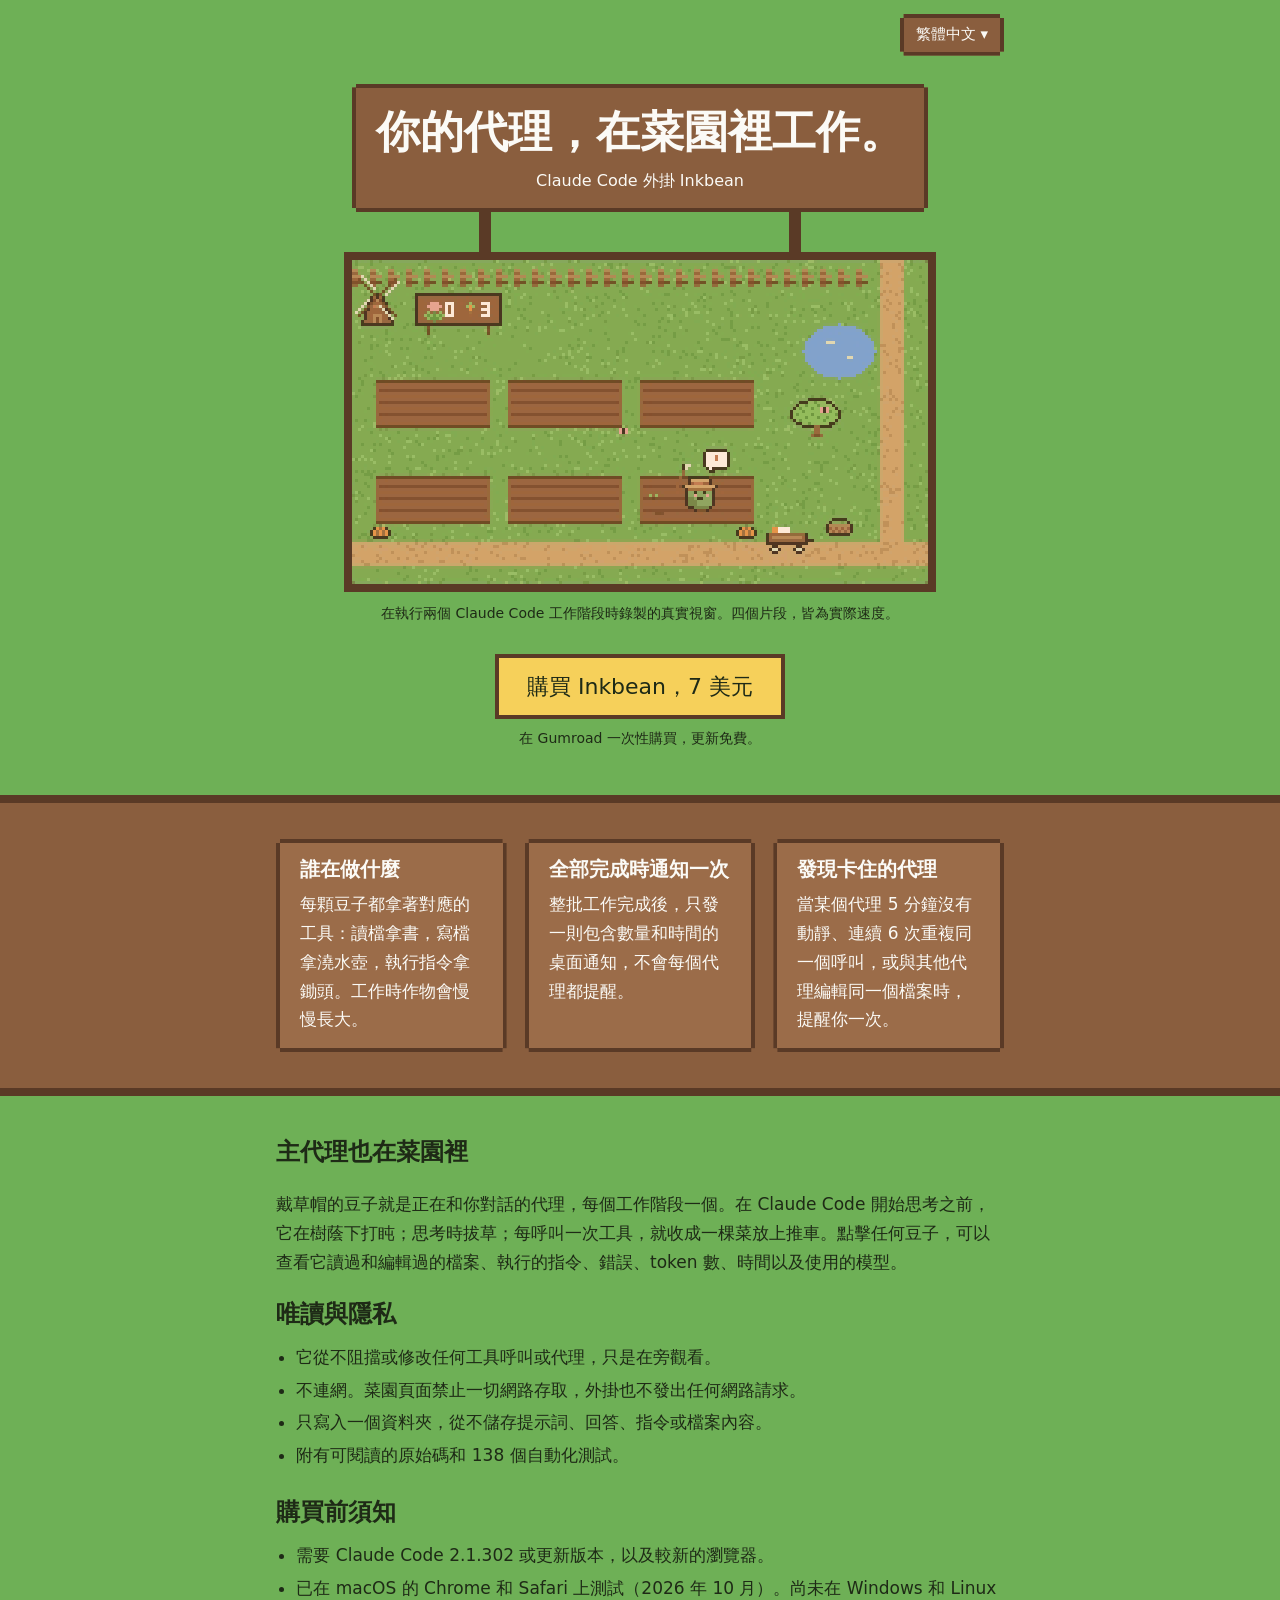
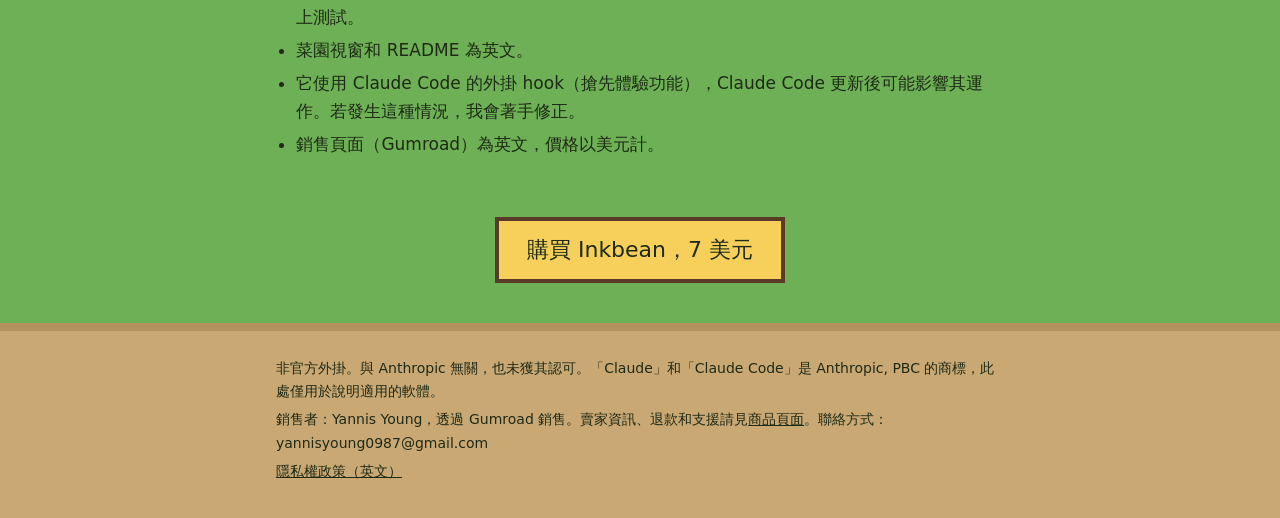
<file: zh-tw/index.html>
<!doctype html>
<html lang="zh-Hant">
<head>
<meta charset="utf-8">
<meta name="viewport" content="width=device-width, initial-scale=1">
<title>Inkbean - 在像素菜園裡看 Claude Code 子代理工作</title>
<meta name="description" content="Inkbean 是一款 Claude Code 外掛。主代理和每個子代理都會變成豆子，在終端機旁的像素菜園視窗裡工作：每個代理在做什麼、是否卡住、做了什麼，一目了然。全部完成時只通知一次。唯讀，不連網。">
<meta property="og:title" content="Inkbean - 你的 Claude Code 代理在照顧像素菜園">
<meta property="og:description" content="每個代理在做什麼、是否卡住、做了什麼。唯讀，不連網。">
<meta property="og:image" content="https://yannisyoung.github.io/inkbean/assets/cover_1280x720.png">
<meta property="og:url" content="https://yannisyoung.github.io/inkbean/zh-tw/">
<link rel="canonical" href="https://yannisyoung.github.io/inkbean/zh-tw/">
<link rel="alternate" hreflang="en" href="https://yannisyoung.github.io/inkbean/">
<link rel="alternate" hreflang="ja" href="https://yannisyoung.github.io/inkbean/ja/">
<link rel="alternate" hreflang="es" href="https://yannisyoung.github.io/inkbean/es/">
<link rel="alternate" hreflang="ko" href="https://yannisyoung.github.io/inkbean/ko/">
<link rel="alternate" hreflang="zh-Hans" href="https://yannisyoung.github.io/inkbean/zh-cn/">
<link rel="alternate" hreflang="zh-Hant" href="https://yannisyoung.github.io/inkbean/zh-tw/">
<link rel="alternate" hreflang="de" href="https://yannisyoung.github.io/inkbean/de/">
<link rel="alternate" hreflang="fr" href="https://yannisyoung.github.io/inkbean/fr/">
<link rel="alternate" hreflang="pt-BR" href="https://yannisyoung.github.io/inkbean/pt-br/">
<link rel="alternate" hreflang="x-default" href="https://yannisyoung.github.io/inkbean/">
<script type="application/ld+json">{"@context": "https://schema.org", "@type": "SoftwareApplication", "name": "Inkbean", "applicationCategory": "DeveloperApplication", "operatingSystem": "macOS", "inLanguage": "zh-Hant", "description": "一款把主代理和每個子代理顯示為像素菜園中豆子的 Claude Code 外掛。", "url": "https://yannisyoung.github.io/inkbean/zh-tw/", "image": "https://yannisyoung.github.io/inkbean/assets/cover_1280x720.png", "offers": {"@type": "Offer", "price": "7.00", "priceCurrency": "USD", "url": "https://yannisyoung.gumroad.com/l/sztoul", "availability": "https://schema.org/InStock"}, "author": {"@type": "Person", "name": "Yannis Young"}}</script>
<meta name="twitter:card" content="summary_large_image">
<link rel="icon" href="../assets/favicon.svg" type="image/svg+xml">
<link rel="stylesheet" href="../style.css">
</head>
<body>
<div class="wrap">
  <header class="top"><details class="langs"><summary class="lang sign">繁體中文</summary><ul><li><a href="../" hreflang="en" lang="en">English</a></li><li><a href="../ja/" hreflang="ja" lang="ja">日本語</a></li><li><a href="../es/" hreflang="es" lang="es">Español</a></li><li><a href="../ko/" hreflang="ko" lang="ko">한국어</a></li><li><a href="../zh-cn/" hreflang="zh-Hans" lang="zh-Hans">简体中文</a></li><li><a href="../zh-tw/" hreflang="zh-Hant" lang="zh-Hant" aria-current="page">繁體中文</a></li><li><a href="../de/" hreflang="de" lang="de">Deutsch</a></li><li><a href="../fr/" hreflang="fr" lang="fr">Français</a></li><li><a href="../pt-br/" hreflang="pt-BR" lang="pt-BR">Português</a></li></ul></details></header>

  <main>
    <div class="hero">
      <div class="stand">
      <div class="board sign">
        <h1>你的代理，在菜園裡工作。</h1>
        <p>Claude Code 外掛 Inkbean</p>
      </div>
        <span class="posts" aria-hidden="true"></span>
      </div>

      <div class="plot">
        <picture>
          <source srcset="../assets/cover_1280x720.png" media="(prefers-reduced-motion: reduce)">
          <img src="../assets/demo.gif" width="576" height="324" alt="兩個 Claude Code 工作階段化身為戴草帽的豆子。子代理從種子發芽，在田裡工作，完成後作物開花。">
        </picture>
      </div>
      <p class="caption">在執行兩個 Claude Code 工作階段時錄製的真實視窗。四個片段，皆為實際速度。</p>
    </div>

    <div class="buy">
      <a href="https://yannisyoung.gumroad.com/l/sztoul">購買 Inkbean，7 美元</a>
      <small>在 Gumroad 一次性購買，更新免費。</small>
    </div>
  </main>
</div>

<div class="soil">
  <div class="wrap rows">
    <div class="sign">
      <h3>誰在做什麼</h3>
      <p>每顆豆子都拿著對應的工具：讀檔拿書，寫檔拿澆水壺，執行指令拿鋤頭。工作時作物會慢慢長大。</p>
    </div>
    <div class="sign">
      <h3>全部完成時通知一次</h3>
      <p>整批工作完成後，只發一則包含數量和時間的桌面通知，不會每個代理都提醒。</p>
    </div>
    <div class="sign">
      <h3>發現卡住的代理</h3>
      <p>當某個代理 5 分鐘沒有動靜、連續 6 次重複同一個呼叫，或與其他代理編輯同一個檔案時，提醒你一次。</p>
    </div>
  </div>
</div>

<div class="wrap">
  <section class="notes">
    <h2>主代理也在菜園裡</h2>
    <p>戴草帽的豆子就是正在和你對話的代理，每個工作階段一個。在 Claude Code 開始思考之前，它在樹蔭下打盹；思考時拔草；每呼叫一次工具，就收成一棵菜放上推車。點擊任何豆子，可以查看它讀過和編輯過的檔案、執行的指令、錯誤、token 數、時間以及使用的模型。</p>

    <h2>唯讀與隱私</h2>
    <ul>
      <li>它從不阻擋或修改任何工具呼叫或代理，只是在旁觀看。</li>
      <li>不連網。菜園頁面禁止一切網路存取，外掛也不發出任何網路請求。</li>
      <li>只寫入一個資料夾，從不儲存提示詞、回答、指令或檔案內容。</li>
      <li>附有可閱讀的原始碼和 138 個自動化測試。</li>
    </ul>

    <h2>購買前須知</h2>
    <ul>
      <li>需要 Claude Code 2.1.302 或更新版本，以及較新的瀏覽器。</li>
      <li>已在 macOS 的 Chrome 和 Safari 上測試（2026 年 10 月）。尚未在 Windows 和 Linux 上測試。</li>
      <li>菜園視窗和 README 為英文。</li>
      <li>它使用 Claude Code 的外掛 hook（搶先體驗功能），Claude Code 更新後可能影響其運作。若發生這種情況，我會著手修正。</li>
      <li>銷售頁面（Gumroad）為英文，價格以美元計。</li>
    </ul>
  </section>

  <aside class="ad-slot" hidden aria-label="廣告"></aside>

  <div class="buy">
    <a href="https://yannisyoung.gumroad.com/l/sztoul">購買 Inkbean，7 美元</a>
  </div>
</div>

<footer>
  <div class="wrap">
    <p>非官方外掛。與 Anthropic 無關，也未獲其認可。「Claude」和「Claude Code」是 Anthropic, PBC 的商標，此處僅用於說明適用的軟體。</p>
    <p>銷售者：Yannis Young，透過 Gumroad 銷售。賣家資訊、退款和支援請見<a href="https://yannisyoung.gumroad.com/l/sztoul">商品頁面</a>。聯絡方式：yannisyoung0987@gmail.com</p>
    <p><a href="../privacy.html" hreflang="en">隱私權政策（英文）</a></p>
  </div>
</footer>
</body>
</html>
</file>
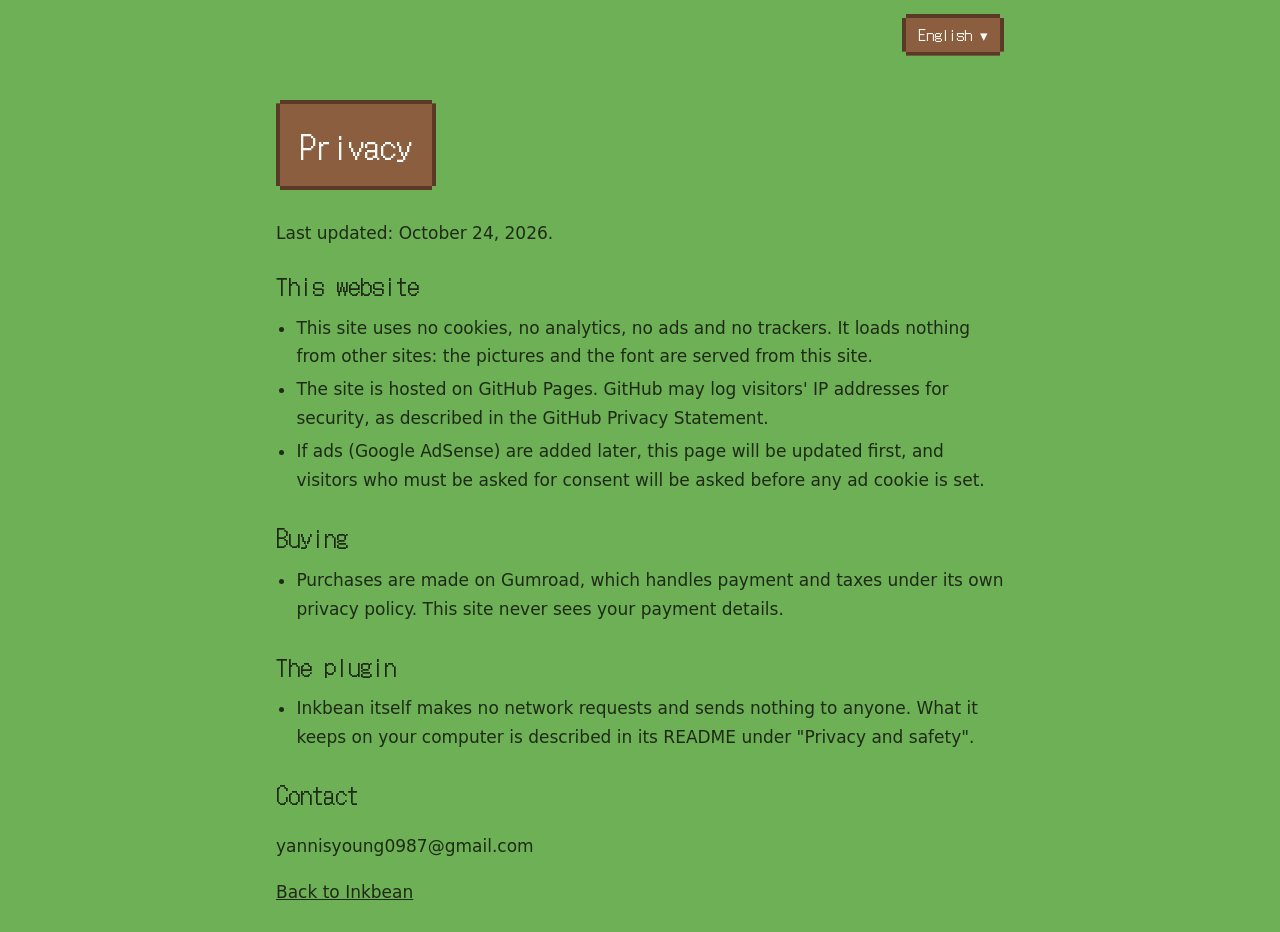
<file: privacy.html>
<!doctype html>
<html lang="en">
<head>
<meta charset="utf-8">
<meta name="viewport" content="width=device-width, initial-scale=1">
<title>Privacy - Inkbean</title>
<link rel="canonical" href="https://yannisyoung.github.io/inkbean/privacy.html">
<link rel="alternate" hreflang="en" href="https://yannisyoung.github.io/inkbean/privacy.html">
<link rel="alternate" hreflang="ja" href="https://yannisyoung.github.io/inkbean/ja/privacy.html">
<link rel="alternate" hreflang="es" href="https://yannisyoung.github.io/inkbean/es/privacy.html">
<link rel="alternate" hreflang="x-default" href="https://yannisyoung.github.io/inkbean/privacy.html">
<link rel="icon" href="assets/favicon.svg" type="image/svg+xml">
<link rel="stylesheet" href="style.css">
</head>
<body>
<div class="wrap">
  <header class="top"><details class="langs"><summary class="lang sign">English</summary><ul><li><a href="privacy.html" hreflang="en" lang="en" aria-current="page">English</a></li><li><a href="ja/privacy.html" hreflang="ja" lang="ja">日本語</a></li><li><a href="es/privacy.html" hreflang="es" lang="es">Español</a></li></ul></details></header>
  <main>
    <section class="notes">
      <h1 class="sign">Privacy</h1>
      <p>Last updated: October 24, 2026.</p>
      <h2>This website</h2>
      <ul>
        <li>This site uses no cookies, no analytics, no ads and no trackers. It loads nothing from other sites: the pictures and the font are served from this site.</li>
        <li>The site is hosted on GitHub Pages. GitHub may log visitors' IP addresses for security, as described in the GitHub Privacy Statement.</li>
        <li>If ads (Google AdSense) are added later, this page will be updated first, and visitors who must be asked for consent will be asked before any ad cookie is set.</li>
      </ul>
      <h2>Buying</h2>
      <ul>
        <li>Purchases are made on Gumroad, which handles payment and taxes under its own privacy policy. This site never sees your payment details.</li>
      </ul>
      <h2>The plugin</h2>
      <ul>
        <li>Inkbean itself makes no network requests and sends nothing to anyone. What it keeps on your computer is described in its README under "Privacy and safety".</li>
      </ul>
      <h2>Contact</h2>
      <p>yannisyoung0987@gmail.com</p>
      <p><a href="./">Back to Inkbean</a></p>
    </section>
  </main>
</div>
</body>
</html>
</file>
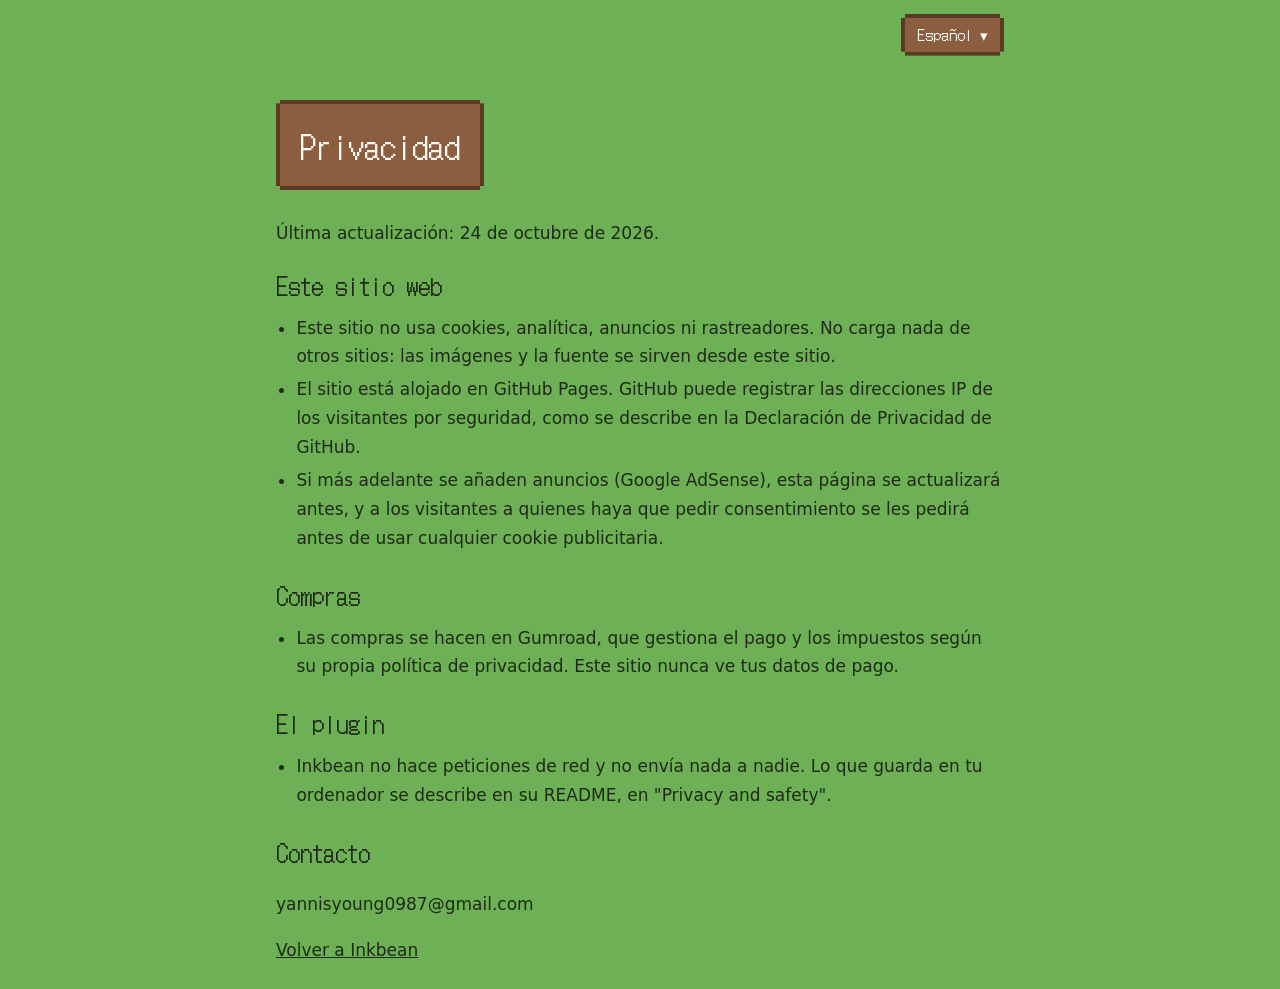
<file: es/privacy.html>
<!doctype html>
<html lang="es">
<head>
<meta charset="utf-8">
<meta name="viewport" content="width=device-width, initial-scale=1">
<title>Privacidad - Inkbean</title>
<link rel="canonical" href="https://yannisyoung.github.io/inkbean/es/privacy.html">
<link rel="alternate" hreflang="en" href="https://yannisyoung.github.io/inkbean/privacy.html">
<link rel="alternate" hreflang="ja" href="https://yannisyoung.github.io/inkbean/ja/privacy.html">
<link rel="alternate" hreflang="es" href="https://yannisyoung.github.io/inkbean/es/privacy.html">
<link rel="alternate" hreflang="x-default" href="https://yannisyoung.github.io/inkbean/privacy.html">
<link rel="icon" href="../assets/favicon.svg" type="image/svg+xml">
<link rel="stylesheet" href="../style.css">
</head>
<body>
<div class="wrap">
  <header class="top"><details class="langs"><summary class="lang sign">Español</summary><ul><li><a href="../privacy.html" hreflang="en" lang="en">English</a></li><li><a href="../ja/privacy.html" hreflang="ja" lang="ja">日本語</a></li><li><a href="../es/privacy.html" hreflang="es" lang="es" aria-current="page">Español</a></li></ul></details></header>
  <main>
    <section class="notes">
      <h1 class="sign">Privacidad</h1>
      <p>Última actualización: 24 de octubre de 2026.</p>
      <h2>Este sitio web</h2>
      <ul>
        <li>Este sitio no usa cookies, analítica, anuncios ni rastreadores. No carga nada de otros sitios: las imágenes y la fuente se sirven desde este sitio.</li>
        <li>El sitio está alojado en GitHub Pages. GitHub puede registrar las direcciones IP de los visitantes por seguridad, como se describe en la Declaración de Privacidad de GitHub.</li>
        <li>Si más adelante se añaden anuncios (Google AdSense), esta página se actualizará antes, y a los visitantes a quienes haya que pedir consentimiento se les pedirá antes de usar cualquier cookie publicitaria.</li>
      </ul>
      <h2>Compras</h2>
      <ul>
        <li>Las compras se hacen en Gumroad, que gestiona el pago y los impuestos según su propia política de privacidad. Este sitio nunca ve tus datos de pago.</li>
      </ul>
      <h2>El plugin</h2>
      <ul>
        <li>Inkbean no hace peticiones de red y no envía nada a nadie. Lo que guarda en tu ordenador se describe en su README, en "Privacy and safety".</li>
      </ul>
      <h2>Contacto</h2>
      <p>yannisyoung0987@gmail.com</p>
      <p><a href="./">Volver a Inkbean</a></p>
    </section>
  </main>
</div>
</body>
</html>
</file>
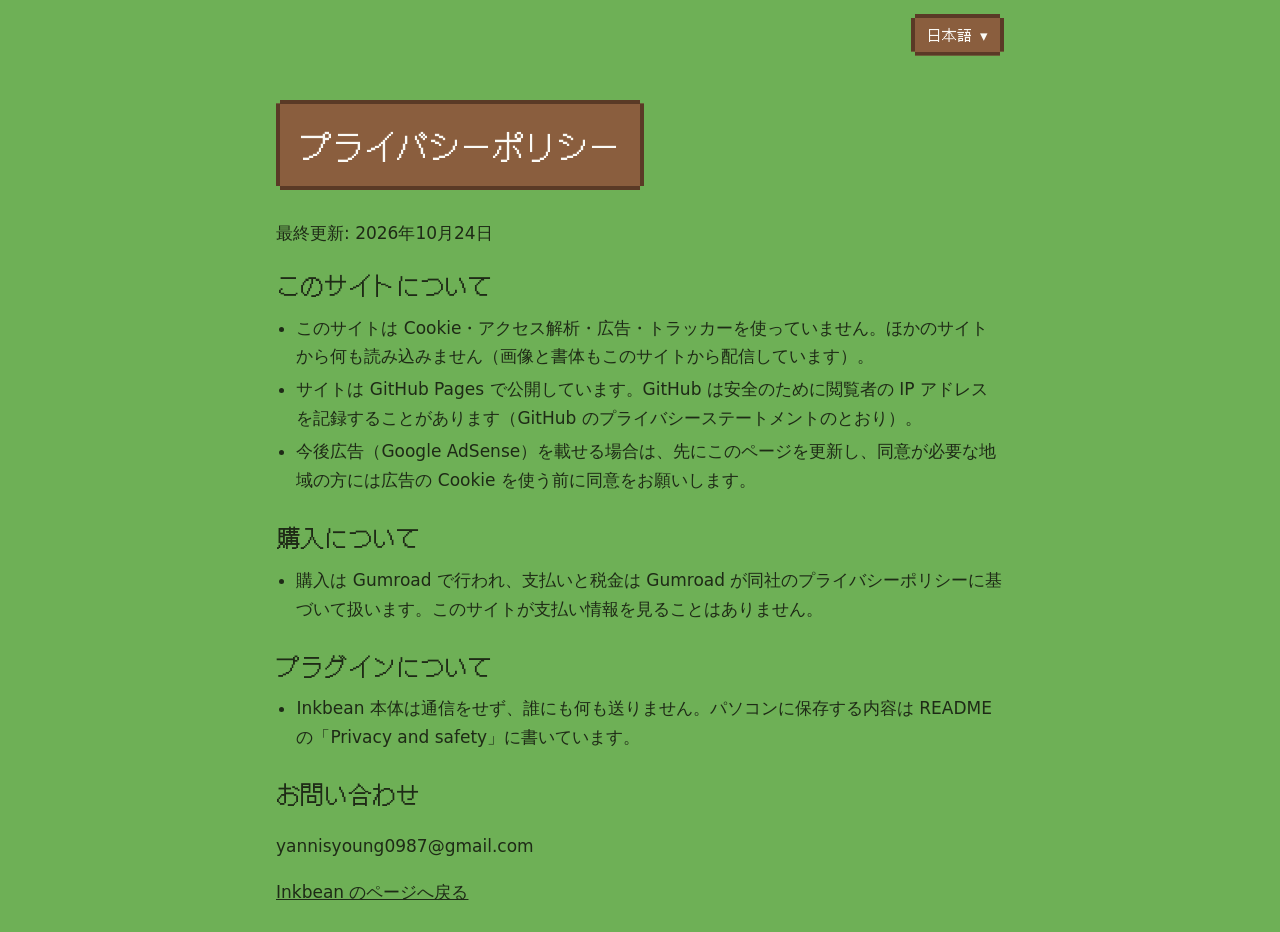
<file: ja/privacy.html>
<!doctype html>
<html lang="ja">
<head>
<meta charset="utf-8">
<meta name="viewport" content="width=device-width, initial-scale=1">
<title>プライバシーポリシー - Inkbean</title>
<link rel="canonical" href="https://yannisyoung.github.io/inkbean/ja/privacy.html">
<link rel="alternate" hreflang="en" href="https://yannisyoung.github.io/inkbean/privacy.html">
<link rel="alternate" hreflang="ja" href="https://yannisyoung.github.io/inkbean/ja/privacy.html">
<link rel="alternate" hreflang="es" href="https://yannisyoung.github.io/inkbean/es/privacy.html">
<link rel="alternate" hreflang="x-default" href="https://yannisyoung.github.io/inkbean/privacy.html">
<link rel="icon" href="../assets/favicon.svg" type="image/svg+xml">
<link rel="stylesheet" href="../style.css">
</head>
<body>
<div class="wrap">
  <header class="top"><details class="langs"><summary class="lang sign">日本語</summary><ul><li><a href="../privacy.html" hreflang="en" lang="en">English</a></li><li><a href="../ja/privacy.html" hreflang="ja" lang="ja" aria-current="page">日本語</a></li><li><a href="../es/privacy.html" hreflang="es" lang="es">Español</a></li></ul></details></header>
  <main>
    <section class="notes">
      <h1 class="sign">プライバシー<wbr>ポリシー</h1>
      <p>最終更新: 2026年10月24日</p>
      <h2>このサイトについて</h2>
      <ul>
        <li>このサイトは Cookie・アクセス解析・広告・トラッカーを使っていません。ほかのサイトから何も読み込みません（画像と書体もこのサイトから配信しています）。</li>
        <li>サイトは GitHub Pages で公開しています。GitHub は安全のために閲覧者の IP アドレスを記録することがあります（GitHub のプライバシーステートメントのとおり）。</li>
        <li>今後広告（Google AdSense）を載せる場合は、先にこのページを更新し、同意が必要な地域の方には広告の Cookie を使う前に同意をお願いします。</li>
      </ul>
      <h2>購入について</h2>
      <ul>
        <li>購入は Gumroad で行われ、支払いと税金は Gumroad が同社のプライバシーポリシーに基づいて扱います。このサイトが支払い情報を見ることはありません。</li>
      </ul>
      <h2>プラグインについて</h2>
      <ul>
        <li>Inkbean 本体は通信をせず、誰にも何も送りません。パソコンに保存する内容は README の「Privacy and safety」に書いています。</li>
      </ul>
      <h2>お問い合わせ</h2>
      <p>yannisyoung0987@gmail.com</p>
      <p><a href="./">Inkbean のページへ戻る</a></p>
    </section>
  </main>
</div>
</body>
</html>
</file>
<file: style.css>
/* Inkbean site: the page is the garden. Colours are the garden's own (viewer/scenes/garden/scene.js). */
:root {
  --grass: #6eb056;
  --grass-dark: #5d9e48;
  --wood: #8a5e3e;
  --wood-edge: #5a3a26;
  --chalk: #fbfaf6;
  --path: #c9a874;
  --path-dark: #b4925e;
  --sun: #f6d05a;
  --ink: #1e2a16;
  --sign-font: "DotGothic16", ui-monospace, monospace;
}
/* DotGothic16 (SIL Open Font License, assets/OFL.txt), cut down to the letters these pages use, served from this site. */
@font-face { font-family: "DotGothic16"; src: url("assets/dotgothic16-subset.woff2") format("woff2"); font-display: swap; }
* { box-sizing: border-box; }
html { background: var(--grass); }
body {
  margin: 0;
  color: var(--ink);
  font: 17px/1.7 system-ui, -apple-system, "Segoe UI", "Hiragino Sans", "Noto Sans JP", sans-serif;
  background: var(--grass);
}
a { color: inherit; }
:focus-visible { outline: 4px solid var(--sun); outline-offset: 3px; }
.wrap { max-width: 760px; margin: 0 auto; padding: 0 16px; }

/* A wooden sign: square pixel corners, a darker rim, chalk-white letters. */
.sign {
  background: var(--wood);
  color: var(--chalk);
  border: 4px solid var(--wood-edge);
  clip-path: polygon(4px 0, calc(100% - 4px) 0, calc(100% - 4px) 4px, 100% 4px, 100% calc(100% - 4px), calc(100% - 4px) calc(100% - 4px), calc(100% - 4px) 100%, 4px 100%, 4px calc(100% - 4px), 0 calc(100% - 4px), 0 4px, 4px 4px);
  padding: 14px 20px;
}
.sign h2, .sign h3, .hero h1 { font-family: var(--sign-font); font-weight: 400; margin: 0 0 6px; line-height: 1.35; }

header.top { display: flex; justify-content: flex-end; padding: 14px 0 0; }
/* The language menu: one small sign that opens a list, no script. */
.langs { position: relative; }
.langs summary { list-style: none; cursor: pointer; }
.langs summary::-webkit-details-marker { display: none; }
.langs summary::after { content: " \25BE"; }
.langs ul { position: absolute; right: 0; top: calc(100% + 6px); z-index: 2; margin: 0; padding: 6px 0; list-style: none; min-width: 150px; background: var(--wood); border: 4px solid var(--wood-edge); }
.langs li a { display: block; padding: 4px 14px; color: var(--chalk); text-decoration: none; }
.langs li a:hover, .langs li a[aria-current] { background: var(--wood-edge); }
/* DotGothic16 has no Hangul and only Japanese forms of Chinese characters: these pages keep the system font on signs too. */
:lang(ko), :lang(zh-Hans), :lang(zh-Hant) { --sign-font: system-ui, -apple-system, "Apple SD Gothic Neo", "Malgun Gothic", "PingFang SC", "PingFang TC", "Microsoft YaHei", "Microsoft JhengHei", sans-serif; }
:lang(ko) .sign h2, :lang(ko) .sign h3, :lang(ko) .hero h1, :lang(ko) section.notes h2,
:lang(zh-Hans) .sign h3, :lang(zh-Hans) .hero h1, :lang(zh-Hans) section.notes h2,
:lang(zh-Hant) .sign h3, :lang(zh-Hant) .hero h1, :lang(zh-Hant) section.notes h2 { font-weight: 700; }
.lang { font-family: var(--sign-font); font-size: 15px; padding: 4px 12px; text-decoration: none; }

.hero { text-align: center; padding: 28px 0 0; }
.hero .stand { display: inline-block; position: relative; padding-bottom: 40px; margin-bottom: 0; }
.hero .board { display: block; }
.hero h1, .notes h1 { word-break: keep-all; overflow-wrap: anywhere; }
.hero h1 { font-size: clamp(28px, 6vw, 44px); margin: 0; }
.hero .board p { margin: 6px 0 0; font-size: 16px; }
/* The sign's two posts, standing in the grass. */
.hero .posts { position: absolute; left: 0; right: 0; bottom: 0; height: 40px; pointer-events: none; }
.hero .posts::before, .hero .posts::after { content: ""; position: absolute; top: 0; width: 12px; height: 40px; background: var(--wood-edge); }
.hero .posts::before { left: 22%; }
.hero .posts::after { right: 22%; }

.plot {
  background: var(--wood-edge);
  padding: 8px;
  margin: 0 auto;
  max-width: 592px;
}
.plot img { display: block; width: 100%; height: auto; image-rendering: pixelated; }
.caption { text-align: center; font-size: 14px; margin: 10px 0 0; }

.buy { text-align: center; margin: 28px 0 8px; }
.buy a {
  display: inline-block;
  font-family: var(--sign-font);
  font-size: 22px;
  text-decoration: none;
  color: var(--ink);
  background: var(--sun);
  border: 4px solid var(--wood-edge);
  padding: 10px 28px;
}
.buy a:hover { background: #ffe27a; }
.buy small { display: block; margin-top: 8px; font-size: 14px; }

/* A strip of tilled soil for the three things it does. */
.soil { background: var(--wood); margin-top: 44px; padding: 36px 0; border-top: 8px solid var(--wood-edge); border-bottom: 8px solid var(--wood-edge); }
.soil .rows { display: grid; gap: 18px; }
.soil .sign { background: #9b6c49; }
.soil p { margin: 0; }

section.notes { padding: 36px 0 8px; }
section.notes h2 { font-family: var(--sign-font); font-weight: 400; font-size: 24px; margin: 0 0 8px; }
section.notes h1.sign { display: inline-block; font-family: var(--sign-font); font-weight: 400; font-size: clamp(24px, 6vw, 32px); margin: 8px 0 12px; }
section.notes ul { margin: 0 0 22px; padding-left: 1.2em; }
section.notes li { margin: 4px 0; }

/* Ad space, off until the site is approved. It keeps its place so nothing jumps when it is switched on. */
.ad-slot[hidden] { display: none; }
.ad-slot { margin: 28px auto; max-width: 728px; min-height: 90px; }

/* The path along the bottom of the garden. */
footer {
  background: var(--path);
  border-top: 8px solid var(--path-dark);
  margin-top: 40px;
  padding: 22px 0 30px;
  font-size: 14px;
}
footer p { margin: 4px 0; }

@media (min-width: 680px) {
  .soil .rows { grid-template-columns: 1fr 1fr 1fr; }
}
</file>
